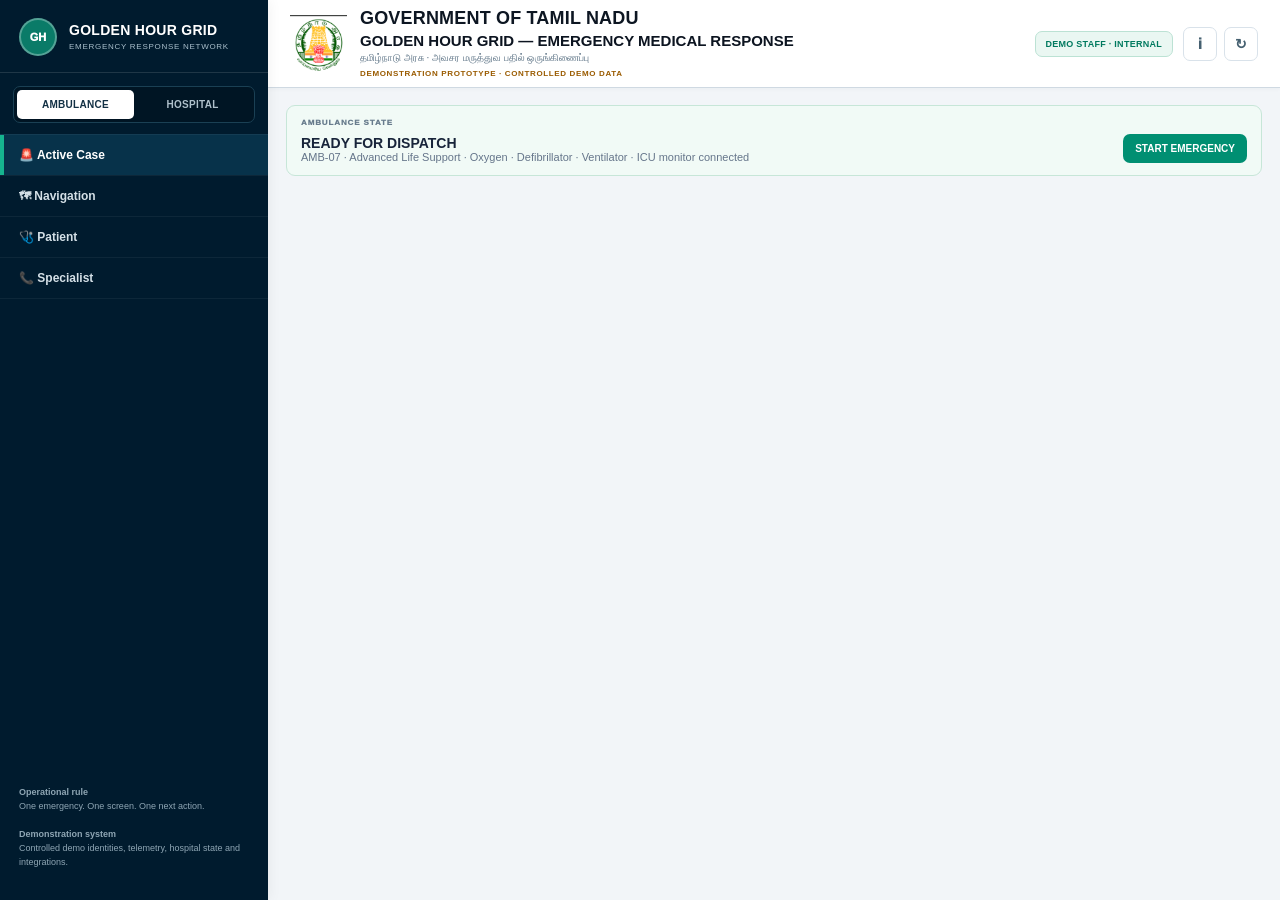
<file: docs/legacy/golden_hour_grid_prototype_v1.html>
<!DOCTYPE html>
<html lang="en">
<head>
<meta charset="UTF-8">
<meta name="viewport" content="width=device-width,initial-scale=1.0">
<title>Golden Hour Grid — Emergency Response Network</title>
<style>
:root{
  --bg:#edf2f6;--panel:#fff;--ink:#14202a;--muted:#6a7885;--line:#d8e0e7;
  --nav:#101a23;--nav2:#1b2935;--accent:#d83b3b;--blue:#226edb;--ok:#1b7b4f;
  --warn:#b76a00;--danger:#c62828;--shadow:0 10px 30px rgba(18,31,44,.08)
}
*{box-sizing:border-box}
html,body{margin:0;padding:0;background:var(--bg);color:var(--ink);font-family:Inter,ui-sans-serif,system-ui,-apple-system,Segoe UI,Roboto,Arial,sans-serif}
body.modal-open{overflow:hidden}
button,input,select,textarea{font:inherit} button{cursor:pointer}
.app{min-height:100vh;display:flex}
.sidebar{width:244px;background:var(--nav);color:#fff;padding:18px 13px;position:fixed;inset:0 auto 0 0;z-index:20;display:flex;flex-direction:column}
.brand{display:flex;gap:10px;align-items:center;padding:8px 8px 18px}.brand-mark{width:35px;height:35px;border-radius:10px;background:var(--accent);display:grid;place-items:center;font-weight:950}.brand h1{font-size:15px;line-height:1.05;margin:0}.brand small{display:block;color:#aebac4;font-size:9px;letter-spacing:.09em;margin-top:4px}
.mode{display:grid;grid-template-columns:1fr 1fr;background:#0a1117;border:1px solid #263542;border-radius:11px;padding:4px;margin:2px 2px 16px}.mode button{border:0;background:transparent;color:#a9b5bf;padding:9px 5px;border-radius:8px;font-size:11px;font-weight:900}.mode button.active{background:#fff;color:#111a23}
.nav{display:grid;gap:5px}.nav button{border:0;background:transparent;color:#c8d1d8;text-align:left;padding:10px;border-radius:9px;font-size:12px;font-weight:800}.nav button.active,.nav button:hover{background:var(--nav2);color:#fff}
.sidebar-foot{margin-top:auto;padding:8px;font-size:10px;color:#8e9ca8;line-height:1.5}
.main{margin-left:244px;width:calc(100% - 244px);min-width:0}.topbar{height:64px;background:#fff;border-bottom:1px solid var(--line);display:flex;align-items:center;justify-content:space-between;padding:0 22px;position:sticky;top:0;z-index:10}.top-left{display:flex;align-items:center;gap:10px}.title{font-weight:950;font-size:14px}.subtitle{color:var(--muted);font-size:10px;margin-top:2px}.live{display:inline-flex;align-items:center;gap:6px;color:var(--ok);background:#edf8f2;border:1px solid #cfe9da;border-radius:999px;padding:6px 8px;font-size:10px;font-weight:900}.dot{width:7px;height:7px;border-radius:50%;background:currentColor}.top-actions{display:flex;gap:7px}.icon-btn{width:33px;height:33px;border:1px solid var(--line);background:#fff;border-radius:8px;color:#42515d;font-weight:950}
.content{padding:18px;max-width:1480px;margin:0 auto}.view{display:none}.view.active{display:block}.grid{display:grid;gap:14px}.grid-2{grid-template-columns:1.15fr .85fr}.grid-3{grid-template-columns:repeat(3,1fr)}.grid-4{grid-template-columns:repeat(4,1fr)}
.card{background:var(--panel);border:1px solid var(--line);border-radius:15px;box-shadow:var(--shadow);overflow:hidden}.card .hd{padding:13px 15px;border-bottom:1px solid var(--line);display:flex;align-items:center;justify-content:space-between;gap:10px}.card .hd h3{margin:0;font-size:12px}.card .bd{padding:15px}
.banner{padding:12px 14px;border-radius:11px;border:1px solid var(--line);background:#fff;margin-bottom:14px}.banner.ok{background:#f3fbf6;border-color:#d2eadb}.banner.warn{background:#fff9ef;border-color:#ecd8b4}.banner.danger{background:#fff5f5;border-color:#efcdcd}.banner.info{background:#f3f7fc;border-color:#d3e2f5}
.section-label{font-size:9px;text-transform:uppercase;letter-spacing:.1em;color:var(--muted);font-weight:950;margin-bottom:7px}.muted{color:var(--muted)}.small{font-size:11px}.tiny{font-size:9px}.note{font-size:9px;color:var(--muted);line-height:1.45}.mono{font-family:ui-monospace,SFMono-Regular,Menlo,Consolas,monospace}
.metric{padding:11px 12px;border:1px solid var(--line);border-radius:11px;background:#fafcfd}.metric small{display:block;color:var(--muted);font-size:9px;text-transform:uppercase;letter-spacing:.08em}.metric strong{display:block;font-size:19px;margin-top:4px;line-height:1.1}.metric .sub{font-size:9px;color:var(--muted);margin-top:4px}
.btn{border:0;border-radius:9px;padding:9px 12px;font-weight:900;font-size:10px}.btn-primary{background:var(--accent);color:#fff}.btn-dark{background:#17232d;color:#fff}.btn-blue{background:var(--blue);color:#fff}.btn-ghost{background:#f5f7f9;color:#283641;border:1px solid var(--line)}.btn-ok{background:#eaf7f0;color:var(--ok);border:1px solid #cae8d7}.btn-warn{background:#fff5e6;color:var(--warn);border:1px solid #eed8b7}.btn-danger{background:#fff0f0;color:var(--danger);border:1px solid #efc9c9}.btn:disabled{opacity:.45;cursor:not-allowed}.actions{display:flex;gap:7px;flex-wrap:wrap}
.pill{display:inline-flex;align-items:center;gap:5px;padding:4px 7px;border-radius:999px;border:1px solid var(--line);background:#f7f9fb;font-size:9px;font-weight:900}.pill.ok{background:#eef8f2;color:var(--ok);border-color:#d1e9da}.pill.warn{background:#fff7e9;color:var(--warn);border-color:#ecd7b2}.pill.bad{background:#fff1f1;color:var(--danger);border-color:#eccaca}.pill.info{background:#eff5fd;color:#1e5ca3;border-color:#cfe0f4}
.kv{display:grid;grid-template-columns:1fr auto;gap:7px;font-size:10px}.kv div:nth-child(odd){color:var(--muted)}.input{width:100%;padding:9px 10px;border:1px solid var(--line);border-radius:8px;background:#fff;outline:none}.input:focus{border-color:#9eb9d6;box-shadow:0 0 0 3px rgba(34,110,219,.08)}textarea.input{min-height:92px;resize:vertical}.patient-grid{display:grid;grid-template-columns:1fr 1fr;gap:8px}
.big-action{width:100%;min-height:105px;border:2px dashed #c8d1d9;background:#fff;border-radius:13px;padding:18px;text-align:center}.big-action strong{display:block;font-size:16px}.big-action span{display:block;font-size:10px;color:var(--muted);margin-top:5px}
.progress{height:8px;background:#e9edf1;border-radius:99px;overflow:hidden}.progress>span{display:block;height:100%;background:var(--blue);border-radius:99px;transition:width .25s}
.map{position:relative;height:370px;background:#e6ecef;border:1px solid var(--line);border-radius:13px;overflow:hidden}.map svg{position:absolute;inset:0;width:100%;height:100%}.map-overlay{position:absolute;top:10px;left:10px;display:flex;gap:5px;flex-wrap:wrap}.legend{background:rgba(255,255,255,.95);border:1px solid var(--line);padding:6px 8px;border-radius:8px;font-size:9px;box-shadow:0 4px 12px rgba(0,0,0,.07)}
.score-row{padding:11px 0;border-top:1px solid #edf0f3}.score-row:first-child{border-top:0}.score-head{display:flex;align-items:center;justify-content:space-between;gap:10px}.score-name{font-size:11px;font-weight:950}.score-total{font-size:12px;font-weight:950}.score-meta{display:flex;gap:5px;flex-wrap:wrap;margin-top:6px}.why{font-size:9px;color:var(--muted);line-height:1.4;margin-top:6px}.table{width:100%;border-collapse:collapse;font-size:10px}.table th,.table td{padding:8px;border-bottom:1px solid #edf0f3;text-align:left;vertical-align:top}.table th{font-size:9px;color:var(--muted);text-transform:uppercase;letter-spacing:.06em}.status-dot{width:7px;height:7px;border-radius:50%;display:inline-block;margin-right:5px}.status-dot.ok{background:#2c9c62}.status-dot.warn{background:#d59423}.status-dot.bad{background:#cf4e4e}
.code{background:#0d161e;color:#d7e4ed;border-radius:10px;padding:12px 13px;font:10px/1.55 ui-monospace,SFMono-Regular,Menlo,Consolas,monospace;white-space:pre-wrap;overflow:auto}.future{display:grid;gap:9px}.future-item{padding:11px;border:1px solid var(--line);border-radius:10px;background:#fbfcfd}.future-item strong{font-size:11px}.future-item p{margin:4px 0 0;font-size:9px;color:var(--muted);line-height:1.45}
.modal{position:fixed;inset:0;background:rgba(12,18,23,.58);display:none;align-items:center;justify-content:center;z-index:100;padding:18px}.modal.show{display:flex}.modal-card{width:min(920px,100%);max-height:90vh;overflow:auto;background:#fff;border-radius:16px;border:1px solid var(--line);box-shadow:0 28px 80px rgba(0,0,0,.25)}.modal-hd{padding:13px 16px;border-bottom:1px solid var(--line);display:flex;align-items:center;justify-content:space-between;gap:12px}.modal-bd{padding:16px}.close{width:31px;height:31px;border:1px solid var(--line);background:#fff;border-radius:8px;font-size:16px}.toast{position:fixed;right:18px;bottom:18px;z-index:120;display:none;background:#101a23;color:#fff;padding:10px 12px;border-radius:10px;font-size:10px;box-shadow:0 12px 28px rgba(0,0,0,.25);max-width:360px}.toast.show{display:block}
.phase{display:flex;align-items:center;gap:7px;flex-wrap:wrap;margin-top:8px}.phase span{padding:4px 7px;border-radius:999px;font-size:8px;font-weight:900;background:#f3f5f7;color:#70808c}.phase span.on{background:#eaf7f0;color:var(--ok)}.phase span.current{background:#eff5fd;color:#1e5ca3;border:1px solid #d2e1f3}
.hidden{display:none!important}.warning-strip{display:flex;align-items:flex-start;gap:8px;padding:10px 12px;border-radius:10px;background:#fff9ef;border:1px solid #ecd8b4;font-size:9px}.success-strip{display:flex;align-items:flex-start;gap:8px;padding:10px 12px;border-radius:10px;background:#f2fbf6;border:1px solid #d1eadb;font-size:9px}
@media(max-width:1050px){.sidebar{width:210px}.main{margin-left:210px;width:calc(100% - 210px)}.grid-4{grid-template-columns:1fr 1fr}.grid-3{grid-template-columns:1fr 1fr}.grid-2{grid-template-columns:1fr}}
@media(max-width:720px){.sidebar{position:static;width:100%;height:auto}.app{display:block}.main{margin:0;width:100%}.nav{grid-template-columns:1fr 1fr}.sidebar-foot{display:none}.topbar{position:static}.content{padding:12px}.grid-4,.grid-3,.patient-grid{grid-template-columns:1fr}.map{height:300px}}

/* ================= TNEA / TAMIL NADU GOVERNMENT-STYLE THEME ================= */
:root{
  --bg:#f2f5f8;--panel:#ffffff;--ink:#18243a;--muted:#65758a;--line:#d9e2ea;
  --nav:#001b2e;--nav2:#07324a;--accent:#008f72;--blue:#1387ee;--ok:#008f72;
  --warn:#c47a00;--danger:#c62828;--shadow:0 6px 18px rgba(15,39,58,.06);
}
html,body{background:var(--bg);color:var(--ink);font-family:"Segoe UI",Arial,Helvetica,sans-serif}
body{font-size:14px}
.app{min-height:100vh}
.sidebar{width:268px;background:var(--nav);padding:0 0 14px;box-shadow:2px 0 12px rgba(0,0,0,.05)}
.brand{padding:18px 19px 16px;border-bottom:1px solid rgba(255,255,255,.12);gap:12px}
.brand-mark{width:38px;height:38px;border-radius:50%;background:#0a7b68;color:#fff;border:2px solid rgba(255,255,255,.3);font-size:11px}
.brand h1{font-size:14px;letter-spacing:.02em}.brand small{font-size:8px;color:#a9bfcc}
.mode{margin:13px 13px 11px;background:#001524;border:1px solid #1a4054;border-radius:7px;padding:3px}
.mode button{color:#aec0cb;border-radius:5px;padding:9px 6px;font-size:10px;letter-spacing:.03em}
.mode button.active{background:#fff;color:#123044;box-shadow:0 1px 2px rgba(0,0,0,.07)}
.nav{gap:0}
.nav button{position:relative;border-radius:0;border-top:1px solid rgba(255,255,255,.05);padding:13px 19px;color:#d4e0e7;font-size:12px;font-weight:700}
.nav button:last-child{border-bottom:1px solid rgba(255,255,255,.05)}
.nav button.active{background:var(--nav2);color:#fff}
.nav button.active:before{content:"";position:absolute;left:0;top:0;bottom:0;width:4px;background:#16b48f}
.nav button:hover{background:#062d43;color:#fff}
.sidebar-foot{padding:16px 19px;font-size:9px;color:#8ea6b4;line-height:1.55}
.main{margin-left:268px;width:calc(100% - 268px);background:var(--bg)}
.topbar{height:88px;background:#fff;border-bottom:1px solid #cfd9e2;padding:0 22px;box-shadow:0 1px 4px rgba(19,53,74,.04)}
.gov-brand{display:flex;align-items:center;gap:13px;min-width:0}
.gov-brand img{width:57px;height:57px;object-fit:contain}
.gov-heading{text-align:left}.gov-title{font-weight:900;font-size:18px;letter-spacing:.01em;line-height:1.1;color:#0d1622}.gov-subtitle{font-weight:800;font-size:15px;line-height:1.15;margin-top:3px;color:#0c1420}.gov-tamil{font-size:10px;color:#597083;margin-top:3px}.gov-demo{font-size:8px;color:#9a5b00;font-weight:800;letter-spacing:.08em;text-transform:uppercase;margin-top:5px}
.top-left{gap:14px}.top-left>.title,.top-left>.subtitle{display:none}
.top-actions{align-items:center}.top-actions:before{content:"DEMO STAFF · INTERNAL";display:inline-flex;align-items:center;padding:7px 10px;border-radius:7px;background:#eaf7f2;color:#00795f;border:1px solid #bce2d4;font-size:9px;font-weight:900;letter-spacing:.03em;margin-right:3px}
.icon-btn{width:34px;height:34px;border-radius:7px;background:#fff;border:1px solid var(--line);color:#456070;font-size:14px}
.content{padding:17px 18px 24px;max-width:1500px}
.card{border-radius:11px;box-shadow:var(--shadow);border-color:#d4dfe8}
.card .hd{padding:12px 14px;border-bottom:1px solid #e3e9ee}.card .hd h3{font-size:12px;color:#21364a}
.card .bd{padding:14px}
.metric{background:#fbfcfd;border-radius:9px;border-color:#dbe4ea}.metric strong{font-size:18px;color:#17283a}
.btn{border-radius:7px;padding:9px 12px;font-size:10px}.btn-primary{background:#008f72}.btn-primary:hover{background:#00785f}.btn-blue{background:#1387ee}.btn-dark{background:#123047}.btn-ghost{background:#f8fafc;border-color:#d7e0e6}.btn-ok{background:#eaf7f2;color:#00795f;border-color:#bee2d4}
.banner{border-radius:9px}.banner.ok{background:#f1faf6;border-color:#c7e6d8}.banner.info{background:#f3f8fc;border-color:#cfdfeb}.banner.warn{background:#fff8ec;border-color:#ebd6ae}.banner.danger{background:#fff4f4;border-color:#e6c6c6}
.pill{border-radius:6px;padding:4px 7px}.pill.ok{background:#eef9f5;color:#00795f;border-color:#cbe7db}.pill.info{background:#eef6fe;color:#1267a6;border-color:#d1e2f1}
.section-label{font-size:8px;color:#687c8d;letter-spacing:.11em}
.big-action{border-radius:10px;border:1px dashed #b9cbd6;min-height:98px}.big-action:hover{border-color:#74ae9d;background:#fbfefd}
.map{border-radius:10px}
.phase span{border-radius:6px}
.progress>span{background:#008f72}
.modal{background:rgba(0,22,35,.48)}.modal-card{border-radius:12px}.modal-hd{padding:13px 15px}.close{border-radius:7px}
.toast{border-radius:7px}
@media(max-width:1050px){.sidebar{width:222px}.main{margin-left:222px;width:calc(100% - 222px)}}
@media(max-width:720px){.sidebar{position:static;width:100%}.main{margin:0;width:100%}.topbar{height:auto;min-height:82px;padding:10px 14px}.gov-brand img{width:45px;height:45px}.gov-title{font-size:14px}.gov-subtitle{font-size:12px}.gov-tamil{display:none}.top-actions:before{display:none}}

</style>
</head>
<body>
<div class="app">
<aside class="sidebar">
  <div class="brand"><div class="brand-mark">GH</div><div><h1>GOLDEN HOUR GRID</h1><small>EMERGENCY RESPONSE NETWORK</small></div></div>
  <div class="mode"><button id="modeAmb" class="active" onclick="switchPlatform('ambulance')">AMBULANCE</button><button id="modeHosp" onclick="switchPlatform('hospital')">HOSPITAL</button></div>
  <div class="nav" id="ambNav">
    <button class="active" data-view="amb-active" onclick="showView('amb-active',this)">🚨 Active Case</button>
    <button data-view="amb-map" onclick="showView('amb-map',this)">🗺 Navigation</button>
    <button data-view="amb-patient" onclick="showView('amb-patient',this)">🩺 Patient</button>
    <button data-view="amb-specialist" onclick="showView('amb-specialist',this)">📞 Specialist</button>
  </div>
  <div class="nav" id="hospNav" style="display:none">
    <button class="active" data-view="hosp-incoming" onclick="showView('hosp-incoming',this)">🚨 Incoming</button>
    <button data-view="hosp-status" onclick="showView('hosp-status',this)">🏥 Status</button>
    <button data-view="hosp-specialists" onclick="showView('hosp-specialists',this)">👨‍⚕️ Specialists</button>
    <button data-view="hosp-update" onclick="showView('hosp-update',this)">⚙ Update</button>
  </div>
  <div class="sidebar-foot"><b>Operational rule</b><br>One emergency. One screen. One next action.<br><br><b>Demonstration system</b><br>Controlled demo identities, telemetry, hospital state and integrations.</div>
</aside>

<main class="main">
<header class="topbar">
  <div class="top-left"><span id="topTitle" hidden></span><span id="topSubtitle" hidden></span>
    <div class="gov-brand"><img src="[data-uri]" alt="Tamil Nadu Government emblem (reference)"/>
      <div class="gov-heading"><div class="gov-title">GOVERNMENT OF TAMIL NADU</div><div class="gov-subtitle">GOLDEN HOUR GRID — EMERGENCY MEDICAL RESPONSE</div><div class="gov-tamil">தமிழ்நாடு அரசு · அவசர மருத்துவ பதில் ஒருங்கிணைப்பு</div><div class="gov-demo">Demonstration Prototype · Controlled Demo Data</div></div>
    </div>
  </div>
  <div class="top-actions"><button class="icon-btn" onclick="openSystem()" title="Grid intelligence">i</button><button class="icon-btn" onclick="resetDemo()" title="Reset demo">↻</button></div>
</header>
<section class="content">

<!-- AMBULANCE ACTIVE -->
<div class="view active" id="amb-active">
  <div id="ambReadyBanner" class="banner ok"><div class="section-label">Ambulance state</div><div style="display:flex;align-items:center;justify-content:space-between;gap:12px;flex-wrap:wrap"><div><b>READY FOR DISPATCH</b><div class="small muted">AMB-07 · Advanced Life Support · Oxygen · Defibrillator · Ventilator · ICU monitor connected</div></div><button class="btn btn-primary" onclick="startEmergency()">START EMERGENCY</button></div></div>
  <div id="ambCaseContent" class="hidden">
    <div id="routeBanner" class="banner danger"><b>🚨 ACTIVE CASE · <span id="caseIdTop">GH-2041</span></b><div class="small muted" id="routeBannerSub">Emergency chain active · destination continuously re-evaluated</div><div class="phase"><span id="ph1">1. Identify</span><span id="ph2">2. Triage</span><span id="ph3">3. Route</span><span id="ph4">4. Monitor</span><span id="ph5">5. Verify</span></div></div>
    <div class="grid grid-4">
      <div class="metric"><small>Patient</small><strong id="metricPatient">Not identified</strong><div class="sub">Temporary case identity</div></div>
      <div class="metric"><small>Urgency</small><strong id="metricUrgency">—</strong><div class="sub">Continuous demo model</div></div>
      <div class="metric"><small>SpO₂</small><strong id="metricSpo2">—</strong><div class="sub">Simulated sensor stream</div></div>
      <div class="metric"><small>Heart rate</small><strong id="metricHr">—</strong><div class="sub">Simulated sensor stream</div></div>
    </div>
    <div style="height:12px"></div>
    <div class="grid grid-2">
      <div class="card"><div class="hd"><h3>Emergency state</h3><span id="routeStatePill" class="pill info">Patient identification required</span></div><div class="bd">
        <div id="idBlock">
          <div class="section-label">Patient identification</div>
          <button class="big-action" onclick="scanPatient()"><div style="font-size:24px">◉</div><strong>SCAN / IDENTIFY PATIENT</strong><span>Face / Iris / Fingerprint · Demo Government Identity Service</span></button>
          <div style="height:8px"></div><button class="btn btn-ghost" onclick="temporaryCase()">USE TEMPORARY CASE</button>
        </div>
        <div id="triageBlock" class="hidden">
          <div class="section-label">Multimodal triage</div>
          <div class="grid grid-2"><div><label class="tiny muted">Paramedic voice/text</label><textarea id="paramedicInput" class="input">Patient involved in road collision. Approximately 32 years old. Unconscious. Possible severe head injury. SpO2 88. Pulse 118. BP 90/60.</textarea></div>
          <div><label class="tiny muted">Vitals</label><div class="patient-grid"><input id="spo2Input" class="input" value="88" placeholder="SpO₂"><input id="hrInput" class="input" value="118" placeholder="Heart rate"><input id="bpInput" class="input" value="90/60" placeholder="BP"><input id="locInput" class="input" value="Reduced" placeholder="Consciousness"></div><div style="height:9px"></div><div class="actions"><button class="btn btn-dark" onclick="runTriage()">RUN AI TRIAGE</button><button class="btn btn-ghost" onclick="voiceCapture()">🎙 SPEAK INPUT</button></div></div></div>
          <div id="triageResult" class="hidden" style="margin-top:11px"></div>
        </div>
        <div id="destinationBlock" class="hidden">
          <div class="section-label">Destination</div>
          <div class="banner ok"><div style="display:flex;align-items:flex-start;justify-content:space-between;gap:10px"><div><div class="tiny muted">CURRENTLY RECOMMENDED</div><div style="font-size:19px;font-weight:950" id="destName">—</div><div class="small muted" id="destReason">—</div></div><div style="text-align:right"><div style="font-size:19px;font-weight:950" id="destEta">—</div><div class="tiny muted" id="destDistance">—</div></div></div></div>
          <div class="actions"><button id="navigateBtn" class="btn btn-primary" onclick="navigate()">NAVIGATE</button><button class="btn btn-blue" onclick="rerunRouting()">RE-EVALUATE</button><button class="btn btn-ghost" onclick="showAlternatives()">WHY NOT OTHERS?</button></div>
          <div id="rerouteNotice" class="warning-strip hidden" style="margin-top:9px"><b>⚠</b><div id="rerouteText"></div></div>
        </div>
      </div></div>
      <div class="card"><div class="hd"><h3>Live ambulance telemetry</h3><span class="pill ok"><span class="dot"></span> Connected</span></div><div class="bd"><div class="grid grid-2"><div class="metric"><small>GPS</small><strong id="gps">10.9800, 76.9550</strong><div class="sub">Live simulated location</div></div><div class="metric"><small>Speed</small><strong id="speed">0 km/h</strong><div class="sub">Vehicle telemetry</div></div><div class="metric"><small>Heading</small><strong id="heading">090°</strong><div class="sub">Vehicle telemetry</div></div><div class="metric"><small>Status</small><strong id="ambStatus">READY</strong><div class="sub">Fleet state</div></div></div><div style="height:11px"></div><div class="section-label">Equipment</div><div class="actions"><span class="pill ok">O₂ Available</span><span class="pill ok">Defibrillator</span><span class="pill ok">Ventilator</span><span class="pill ok">ICU Monitor</span></div><div style="height:11px"></div><div class="section-label">Crew</div><div class="kv"><div>Paramedics</div><div>2</div><div>Certification</div><div>ALS</div><div>Tele-consult</div><div>Ready</div></div></div></div>
    </div>
    <div style="height:14px"></div>
    <div class="grid grid-2">
      <div class="card"><div class="hd"><h3>Continuous network state</h3><span class="pill info" id="monitorPill">Monitoring</span></div><div class="bd"><div class="grid grid-3"><div class="metric"><small>Hospital freshness</small><strong id="freshnessMetric">—</strong></div><div class="metric"><small>Hospital trust</small><strong id="trustMetric">—</strong></div><div class="metric"><small>Incoming pressure</small><strong id="pressureMetric">—</strong></div></div><div style="height:10px"></div><div class="note" id="networkExplanation">The route is a live decision: patient urgency, hospital capability, effective capacity, data freshness, hospital trust, incoming ambulance pressure and traffic/ETA are continuously considered.</div></div></div>
      <div class="card"><div class="hd"><h3>Quick emergency actions</h3></div><div class="bd"><div class="actions"><button class="btn btn-blue" onclick="openAmbMap()">OPEN LIVE MAP</button><button class="btn btn-dark" onclick="openAmbSpecialist()">SPECIALIST</button><button class="btn btn-warn" onclick="simulatePressure()">SIMULATE NETWORK PRESSURE</button><button class="btn btn-ghost" onclick="simulateStaleData()">MAKE DATA STALE</button></div></div></div>
    </div>
  </div>
</div>

<!-- AMB MAP -->
<div class="view" id="amb-map">
  <div id="mapBanner" class="banner ok"><b>LIVE NAVIGATION</b><div class="small muted">Self-contained Google Maps-style demo view with simulated road/traffic state.</div></div>
  <div class="grid grid-2"><div class="card"><div class="hd"><h3>Emergency route</h3><span class="pill info" id="navStatus">Not started</span></div><div class="bd"><div class="map" id="mapPanel"><svg viewBox="0 0 800 370" preserveAspectRatio="none"><rect width="800" height="370" fill="#e6ecef"/><g stroke="#fff" stroke-width="16" opacity=".95" fill="none"><path d="M-20 305 C120 260 180 330 300 285 S535 175 820 205"/><path d="M-30 75 C110 115 245 100 360 150 S605 275 830 245"/><path d="M250 -20 C225 70 260 145 240 215 S270 315 330 410"/><path d="M570 -20 C555 55 590 120 545 185 S550 290 610 410"/></g><g stroke="#b7c1ca" stroke-width="3" fill="none"><path d="M-20 305 C120 260 180 330 300 285 S535 175 820 205"/><path d="M-30 75 C110 115 245 100 360 150 S605 275 830 245"/><path d="M250 -20 C225 70 260 145 240 215 S270 315 330 410"/><path d="M570 -20 C555 55 590 120 545 185 S550 290 610 410"/></g><path id="routePath" d="M85 295 C220 270 305 282 420 238 S585 178 720 200" stroke="#226edb" stroke-width="9" fill="none" stroke-linecap="round"/><path d="M85 295 C220 270 305 282 420 238 S585 178 720 200" stroke="#fff" stroke-width="3" fill="none" stroke-dasharray="8 10"/><circle cx="85" cy="295" r="12" fill="#d83b3b" stroke="#fff" stroke-width="4"/><g id="mapDynamicPins"></g></svg><div class="map-overlay"><div class="legend">🔴 Accident</div><div class="legend">🟢 Selected hospital</div><div class="legend">🟠 Traffic / pressure</div><div class="legend">⚪ Other ambulance</div></div></div></div></div>
  <div class="card"><div class="hd"><h3>Destination state</h3></div><div class="bd"><div class="section-label">Current</div><div style="font-size:20px;font-weight:950" id="mapDestName">—</div><div class="small muted" id="mapDestMeta">—</div><div style="height:10px"></div><div class="grid grid-2"><div class="metric"><small>Traffic</small><strong id="mapTraffic">—</strong></div><div class="metric"><small>Pressure</small><strong id="mapPressure">—</strong></div><div class="metric"><small>Freshness</small><strong id="mapFresh">—</strong></div><div class="metric"><small>Trust</small><strong id="mapTrust">—</strong></div></div><div style="height:10px"></div><div class="actions"><button class="btn btn-primary" onclick="navigate()">START / CONTINUE</button><button class="btn btn-warn" onclick="simulatePressure()">ADD INCOMING AMBULANCES</button><button class="btn btn-ghost" onclick="rerunRouting()">RE-EVALUATE</button><button class="btn btn-ok" onclick="markArrival()">MARK ARRIVAL</button></div></div></div></div>
  <div style="height:14px"></div><div class="card"><div class="hd"><h3>Live route logic</h3><span class="pill info">Explainable</span></div><div class="bd"><div id="mapLogic" class="code">Waiting for destination selection...</div></div></div>
</div>

<!-- AMB PATIENT -->
<div class="view" id="amb-patient"><div class="grid grid-2"><div class="card"><div class="hd"><h3>Patient record</h3><span class="pill info">Privacy-conscious demo</span></div><div class="bd"><div class="kv"><div>Temporary case ID</div><div id="pCase">GH-2041</div><div>Identity</div><div id="pName">Not identified</div><div>Age</div><div id="pAge">—</div><div>Sex</div><div id="pSex">M</div><div>Mechanism</div><div id="pMech">Road collision</div><div>Consent</div><div id="pConsent">Emergency / demo consent</div><div>Pickup</div><div id="pPickup">Accident Site A</div><div>Landmark</div><div id="pLandmark">Main Junction</div></div><div style="height:12px"></div><div class="section-label">Clinical state</div><div class="grid grid-2"><div class="metric"><small>SpO₂</small><strong id="pSpo2">88%</strong></div><div class="metric"><small>Pulse</small><strong id="pHr">118</strong></div><div class="metric"><small>Blood pressure</small><strong id="pBp">90/60</strong></div><div class="metric"><small>Consciousness</small><strong id="pLoc">Reduced</strong></div></div></div></div>
  <div class="card"><div class="hd"><h3>AI triage output</h3><span class="pill warn" id="pUrgency">91%</span></div><div class="bd"><div id="patientAi"><div class="small muted">Run the triage from Active Case to populate this area.</div></div></div></div></div></div>

<!-- AMB SPECIALIST -->
<div class="view" id="amb-specialist"><div class="grid grid-2"><div class="card"><div class="hd"><h3>En-route specialist guidance</h3><span class="pill ok" id="specTargetPill">Target specialist: Neurosurgery</span></div><div class="bd"><div class="banner ok"><b id="specAvailability">Specialist available</b><div class="small muted" id="specHospital">Receiving hospital · on-duty specialist</div></div><div class="grid grid-2"><div class="metric"><small>Patient</small><strong id="specCase">GH-2041</strong></div><div class="metric"><small>ETA</small><strong id="specEta">—</strong></div></div><div style="height:11px"></div><div class="actions"><button class="btn btn-blue" onclick="connectSpecialist()">CONNECT TELE-CONSULT</button><button class="btn btn-ghost" onclick="openHospitalSpecialists()">OPEN HOSPITAL SIDE</button></div></div></div><div class="card"><div class="hd"><h3>Consultation</h3><span id="consultPill" class="pill info">Not connected</span></div><div class="bd" id="consultBox"><div class="note">The prototype simulates the connection. In a real deployment this would bridge paramedics to the specific on-duty receiving specialist.</div></div></div></div></div>

<!-- HOSPITAL INCOMING -->
<div class="view" id="hosp-incoming"><div id="hospitalIncomingBanner" class="banner danger"><b>🚨 INCOMING TRAUMA ALERT</b><div class="small muted" id="hospIncomingSub">A patient is being routed to Hospital B. The hospital side receives the same shared live state.</div></div><div id="noHospitalIncoming" class="banner info hidden"><b>NO INCOMING CASE TO HOSPITAL B</b><div class="small muted" id="noHospitalIncomingSub">The live grid currently has another destination selected.</div></div><div class="grid grid-2"><div class="card"><div class="hd"><h3>Incoming case</h3><span class="pill info" id="hIncomingPill">Monitoring</span></div><div class="bd"><div class="section-label">Patient</div><div style="font-size:20px;font-weight:950" id="hCaseId">GH-2041</div><div class="small muted" id="hPatientSummary">—</div><div style="height:11px"></div><div class="grid grid-4"><div class="metric"><small>ETA</small><strong id="hEta">—</strong></div><div class="metric"><small>SpO₂</small><strong id="hSpo2">—</strong></div><div class="metric"><small>ICU</small><strong>Required</strong></div><div class="metric"><small>CT</small><strong>Required</strong></div></div><div style="height:11px"></div><div class="banner ok"><b>PREPARE CASE</b><div class="small muted" id="hRequirementSummary">Required: Trauma + ICU + CT + Neurosurgery</div></div><div class="actions"><button class="btn btn-primary" onclick="prepareCase()">PREPARE CASE</button><button class="btn btn-blue" onclick="connectSpecialist()">CONTACT AMBULANCE</button></div></div></div><div class="card"><div class="hd"><h3>Hospital live readiness</h3><span class="pill ok">Live</span></div><div class="bd"><div class="grid grid-2"><div class="metric"><small>ICU</small><strong id="hIcu">—</strong><div class="sub">reported available</div></div><div class="metric"><small>ER bays</small><strong id="hEr">—</strong><div class="sub">available</div></div><div class="metric"><small>CT</small><strong id="hCt">—</strong><div class="sub">status</div></div><div class="metric"><small>OT</small><strong id="hOt">—</strong><div class="sub">available</div></div></div><div style="height:10px"></div><div class="section-label">Target specialist</div><div class="banner ok"><b id="hSpecialistState">🧠 Neurosurgery · ON DUTY</b><div class="small muted">Hospital B · emergency specialist readiness</div></div></div></div></div><div style="height:14px"></div><div class="card"><div class="hd"><h3>Incoming queue</h3><span class="pill" id="queueCount">0 active</span></div><div class="bd"><table class="table"><thead><tr><th>Case</th><th>Need</th><th>ETA</th><th>Status</th><th>Action</th></tr></thead><tbody id="incomingTable"></tbody></table></div></div></div>

<!-- HOSPITAL STATUS -->
<div class="view" id="hosp-status"><div class="grid grid-4"><div class="metric"><small>ICU</small><strong id="statusIcu">—</strong><div class="sub">available</div></div><div class="metric"><small>ER Bays</small><strong id="statusEr">—</strong><div class="sub">available</div></div><div class="metric"><small>Ventilators</small><strong id="statusVent">—</strong><div class="sub">available</div></div><div class="metric"><small>OT</small><strong id="statusOt">—</strong><div class="sub">available</div></div></div><div style="height:14px"></div><div class="grid grid-2"><div class="card"><div class="hd"><h3>Capability</h3></div><div class="bd"><div class="actions"><span class="pill ok">Trauma capable</span><span class="pill ok">CT</span><span class="pill ok">ICU</span><span class="pill ok">Ventilator</span><span class="pill ok">Blood bank</span><span class="pill ok">Emergency bay</span></div><div style="height:12px"></div><div class="kv"><div>Hospital</div><div>Hospital B</div><div>Type</div><div>Trauma Center</div><div>Operating model</div><div>Trust-run demo</div><div>Accepted patient categories</div><div>Major trauma</div><div>Insurance / schemes</div><div>Demo eligible</div></div></div></div><div class="card"><div class="hd"><h3>Data reliability</h3><span class="pill info" id="hFreshPill">—</span></div><div class="bd"><div class="section-label">Freshness confidence</div><div class="progress"><span id="hFreshBar" style="width:0%"></span></div><div style="height:8px"></div><div class="kv"><div>Data freshness</div><div id="hFreshText">—</div><div>Trust score</div><div id="hTrustText">—</div><div>Reported ICU</div><div id="hReportedIcu">—</div><div>Verified ICU</div><div id="hVerifiedIcu">Pending</div><div>Last update</div><div id="hLastVerified">—</div></div><div style="height:11px"></div><div class="note">Reported capacity is weighted by freshness. Historical reporting accuracy affects trust in future routing.</div></div></div></div></div>

<!-- HOSPITAL SPECIALISTS -->
<div class="view" id="hosp-specialists"><div class="card"><div class="hd"><h3>On-duty specialists</h3><span class="pill ok">Live roster</span></div><div class="bd"><table class="table"><thead><tr><th>Department</th><th>Status</th><th>Shift</th><th>Cases</th><th>Action</th></tr></thead><tbody id="specialistTable"></tbody></table></div></div><div style="height:14px"></div><div class="card"><div class="hd"><h3>Tele-consult bridge</h3><span id="hConsultPill" class="pill info">Idle</span></div><div class="bd"><div class="code" id="hConsultLog">Waiting for ambulance connection...</div></div></div></div>

<!-- HOSPITAL UPDATE -->
<div class="view" id="hosp-update"><div class="banner warn"><b>Operational update</b><div class="small muted">These controls edit Hospital B's shared demo state immediately. Changes can alter routing and can be seen on the ambulance platform.</div></div><div class="grid grid-2"><div class="card"><div class="hd"><h3>Capacity update</h3></div><div class="bd"><div class="patient-grid"><div><label class="tiny muted">ICU beds</label><input id="updIcu" class="input" type="number" min="0" value="3"></div><div><label class="tiny muted">ER bays</label><input id="updEr" class="input" type="number" min="0" value="2"></div><div><label class="tiny muted">Ventilators</label><input id="updVent" class="input" type="number" min="0" value="7"></div><div><label class="tiny muted">OT</label><input id="updOt" class="input" type="number" min="0" value="2"></div></div><div style="height:9px"></div><label class="tiny muted">CT</label><select id="updCt" class="input"><option>READY</option><option>BUSY</option></select><div style="height:10px"></div><button class="btn btn-primary" onclick="saveHospitalStatus()">SAVE LIVE STATUS</button></div></div><div class="card"><div class="hd"><h3>Controlled demo scenarios</h3></div><div class="bd"><div class="actions"><button class="btn btn-warn" onclick="simulatePressure()">INCREASE NETWORK PRESSURE</button><button class="btn btn-ghost" onclick="simulateStaleData()">AGE HOSPITAL DATA</button><button class="btn btn-danger" onclick="simulateWrongReport()">SIMULATE REPORT MISMATCH</button><button class="btn btn-ok" onclick="restoreHospital()">RESTORE HEALTHY STATE</button></div><div style="height:10px"></div><div class="note">These controls are deliberately deterministic so the novelty mechanisms can be demonstrated reliably in a pitch.</div><div style="height:10px"></div><div id="scenarioStatus" class="success-strip"><b>●</b><div>Healthy demo state. No controlled scenario is active.</div></div></div></div></div></div>

</section>
</main>
</div>

<!-- SYSTEM MODAL -->
<div class="modal" id="systemModal"><div class="modal-card"><div class="modal-hd"><div><b>Golden Hour Grid · System Intelligence</b><div class="tiny muted">Operational UI stays minimal; system complexity is kept here.</div></div><button class="close" onclick="closeSystem()">×</button></div><div class="modal-bd"><div class="grid grid-2"><div class="card"><div class="hd"><h3>Adaptive routing framework</h3></div><div class="bd"><div class="code">PATIENT DYNAMICS
+
HOSPITAL CAPABILITY
+
DATA FRESHNESS DECAY
+
NETWORK PRESSURE
+
CONTINUOUS URGENCY
+
HOSPITAL TRUST / FEEDBACK
+
TRAFFIC / ETA

↓
BEST CURRENTLY VIABLE DESTINATION

↓
CONTINUOUS RE-EVALUATION</div></div></div><div class="card"><div class="hd"><h3>Prototype routing model</h3></div><div class="bd"><div class="note">Hard clinical eligibility is applied before the soft dynamic score.</div><div style="height:7px"></div><div class="code">Eligible only if:
Trauma capable
+ required specialist
+ CT ready
+ required resources available

Score(H) =
0.22 Effective Capacity
+ 0.12 ER Readiness
+ 0.12 Specialist Match
+ 0.14 Freshness
+ 0.12 Trust
+ 0.16 ETA
+ 0.12 Network Balance</div></div></div></div><div style="height:14px"></div><div class="card"><div class="hd"><h3>Hospital alternatives · live</h3></div><div class="bd" id="systemAlternatives"></div></div><div style="height:14px"></div><div class="card"><div class="hd"><h3>Core data requirements</h3><span class="pill info">Demo data populated</span></div><div class="bd"><table class="table"><thead><tr><th>#</th><th>Category</th><th>Prototype role</th><th>MVP</th></tr></thead><tbody><tr><td>1</td><td>Ambulance</td><td>Identity, status, GPS, speed, heading, ETA, equipment, crew</td><td>YES</td></tr><tr><td>2</td><td>Hospital</td><td>Capacity, ER, ventilators, blood, OT, specialists, equipment, accepted categories, integration</td><td>YES</td></tr><tr><td>3</td><td>Patient</td><td>Temporary case ID, age/sex, symptoms, vitals, mechanism, severity, consent, pickup</td><td>YES</td></tr><tr><td>4</td><td>City / road / traffic</td><td>Road topology, restrictions, closures, congestion, incidents, signals</td><td>YES</td></tr><tr><td>5</td><td>Dispatch / emergency call</td><td>Timestamp, location, situation, operator, time-to-dispatch</td><td>YES</td></tr><tr><td>6</td><td>Weather</td><td>Rain, visibility, flood alerts, temperature</td><td>FUTURE</td></tr><tr><td>7</td><td>Historical incidents</td><td>Crash corridors, response times, routing outcomes</td><td>FUTURE</td></tr><tr><td>8</td><td>Connectivity</td><td>Coverage and offline fallback</td><td>FUTURE</td></tr><tr><td>9</td><td>Consent / regulatory</td><td>Consent, DPDP retention, data-sharing, liability</td><td>PARTIAL</td></tr><tr><td>10</td><td>Outcome / feedback</td><td>Arrival verification, capacity accuracy, patient outcome, override rate</td><td>FUTURE</td></tr></tbody></table></div></div><div style="height:14px"></div><div class="grid grid-3"><div class="future-item"><strong>Smart city analytics</strong><p>Future: crash heatmaps, high-risk corridors, fleet positioning and emergency green-wave coordination.</p></div><div class="future-item"><strong>Autonomous &amp; drone fleets</strong><p>Future: routing brain for autonomous/self-driving ambulances and medical transport drones.</p></div><div class="future-item"><strong>Wearables + disaster resilience</strong><p>Future: smartwatch / health sensor integration and regional redistribution during mass-casualty events.</p></div></div><div style="height:14px"></div><div class="banner warn"><b>Prototype honesty</b><div class="small muted">Biometric identity, hospital APIs, ambulance sensors, government/108 dispatch links, maps, tele-consult and smart-city integrations are represented by demo adapters here. No real government or medical records are accessed by this HTML file.</div></div></div></div></div>

<!-- GENERIC MODAL -->
<div class="modal" id="detailModal"><div class="modal-card"><div class="modal-hd"><div id="detailTitle"><b>Details</b></div><button class="close" onclick="closeDetail()">×</button></div><div class="modal-bd" id="detailBody"></div></div></div>
<div class="toast" id="toast"></div>

<script>
const ORIGINAL = {
 ambulance:{id:'AMB-07',type:'Advanced Life Support',status:'READY',gps:'10.9800, 76.9550',speed:0,heading:90},
 patient:{caseId:'GH-2041',name:'Arjun Kumar (DEMO)',age:32,sex:'M',mechanism:'Road collision',pickup:'Accident Site A',landmark:'Main Junction',consent:'Emergency / demo consent',spo2:88,hr:118,bp:'90/60',loc:'Reduced',condition:'Severe head trauma',urgency:0.91,requirements:['Trauma','ICU','CT','Neurosurgery'],identified:false,triaged:false},
 hospitals:[
  {id:'A',name:'Hospital A',type:'Trauma Center',icu:4,reportedIcu:4,verifiedIcu:null,er:2,vent:5,ot:1,ct:'READY',neuro:true,trauma:true,freshness:.96,trust:.94,lastUpdate:'90 sec ago',lastUpdateSec:90,pressure:3,eta:11,distance:5.4,traffic:'Moderate',blood:{'O+':4},specialists:{Neurosurgery:'ON DUTY',Cardiology:'ON DUTY',Orthopedics:'OFF DUTY','Trauma Surgery':'ON DUTY'}},
  {id:'B',name:'Hospital B',type:'Trauma Center',icu:3,reportedIcu:3,verifiedIcu:null,er:2,vent:7,ot:2,ct:'READY',neuro:true,trauma:true,freshness:.99,trust:.98,lastUpdate:'30 sec ago',lastUpdateSec:30,pressure:0,eta:13,distance:5.8,traffic:'Moderate',blood:{'O+':5},specialists:{Neurosurgery:'ON DUTY',Cardiology:'ON DUTY',Orthopedics:'ON DUTY','Trauma Surgery':'ON DUTY'}},
  {id:'C',name:'Hospital C',type:'General Hospital',icu:5,reportedIcu:5,verifiedIcu:null,er:4,vent:5,ot:2,ct:'READY',neuro:false,trauma:false,freshness:.72,trust:.88,lastUpdate:'22 min ago',lastUpdateSec:1320,pressure:0,eta:9,distance:4.9,traffic:'Low',blood:{'O+':2},specialists:{Cardiology:'ON DUTY',Orthopedics:'ON DUTY'}},
  {id:'D',name:'Hospital D',type:'Trauma Center',icu:2,reportedIcu:2,verifiedIcu:null,er:1,vent:3,ot:1,ct:'BUSY',neuro:false,trauma:true,freshness:.91,trust:.96,lastUpdate:'3 min ago',lastUpdateSec:180,pressure:1,eta:10,distance:5.1,traffic:'Heavy',blood:{'O+':3},specialists:{Orthopedics:'ON DUTY','Trauma Surgery':'ON DUTY'}},
  {id:'E',name:'Hospital E',type:'Specialty Hospital',icu:1,reportedIcu:1,verifiedIcu:null,er:2,vent:2,ot:1,ct:'READY',neuro:true,trauma:false,freshness:.83,trust:.90,lastUpdate:'9 min ago',lastUpdateSec:540,pressure:0,eta:15,distance:7.2,traffic:'Low',blood:{'O+':1},specialists:{Neurosurgery:'ON DUTY'}}
 ],
 facilityId:'B',currentHospital:null,routed:false,navigating:false,prepared:false,verified:false,reportMismatch:false,consultation:false,arrival:false,tick:0,scenario:'HEALTHY',routeHistory:[],platform:'ambulance',view:'amb-active',lastAutoReroute:null
};
let state = deepCopy(ORIGINAL);
function deepCopy(x){return JSON.parse(JSON.stringify(x))}
function h(id){return document.getElementById(id)}
function hospital(id){return state.hospitals.find(x=>x.id===id)||null}
function facility(){return hospital(state.facilityId)}
function selectedHospital(){return hospital(state.currentHospital)}
function toast(msg){const t=h('toast');t.textContent=msg;t.classList.add('show');clearTimeout(window.__toastTimer);window.__toastTimer=setTimeout(()=>t.classList.remove('show'),2600)}
function setModal(id,show){h(id).classList.toggle('show',show);document.body.classList.toggle('modal-open',show||h('detailModal').classList.contains('show')||h('systemModal').classList.contains('show'))}
function switchPlatform(platform){state.platform=platform;h('modeAmb').classList.toggle('active',platform==='ambulance');h('modeHosp').classList.toggle('active',platform==='hospital');h('ambNav').style.display=platform==='ambulance'?'grid':'none';h('hospNav').style.display=platform==='hospital'?'grid':'none';h('topTitle').textContent=platform==='ambulance'?'AMBULANCE PLATFORM':'HOSPITAL PLATFORM';h('topSubtitle').textContent=platform==='ambulance'?state.ambulance.id+' · Emergency operations':'HOSPITAL B · Trauma command';const first=platform==='ambulance'?(state.navigating?'amb-map':'amb-active'):'hosp-incoming';showView(first,document.querySelector(`[data-view="${first}"]`));updateUI()}
function showView(id,btn){const target=h(id);if(!target)return;document.querySelectorAll('.view').forEach(v=>v.classList.remove('active'));target.classList.add('active');document.querySelectorAll('.nav button').forEach(b=>b.classList.remove('active'));if(btn)btn.classList.add('active');state.view=id}
function openAmbMap(){showView('amb-map',document.querySelector('[data-view="amb-map"]'));updateUI()}
function openAmbSpecialist(){showView('amb-specialist',document.querySelector('[data-view="amb-specialist"]'));updateUI()}
function openHospitalIncoming(){switchPlatform('hospital')}
function openHospitalSpecialists(){switchPlatform('hospital');showView('hosp-specialists',document.querySelector('[data-view="hosp-specialists"]'));updateUI()}
function openSystem(){renderSystemAlternatives();setModal('systemModal',true)}
function closeSystem(){setModal('systemModal',false)}
function openDetail(title,html){h('detailTitle').innerHTML='<b>'+title+'</b>';h('detailBody').innerHTML=html;setModal('detailModal',true)}
function closeDetail(){setModal('detailModal',false)}
window.addEventListener('keydown',e=>{if(e.key==='Escape'){closeSystem();closeDetail()}})
function startEmergency(){state.ambulance.status='ON SCENE';state.ambulance.speed=0;state.routed=false;state.navigating=false;state.patient.identified=false;state.patient.triaged=false;state.prepared=false;state.verified=false;state.reportMismatch=false;state.consultation=false;state.arrival=false;state.currentHospital=null;state.tick=0;h('ambReadyBanner').classList.add('hidden');h('ambCaseContent').classList.remove('hidden');toast('Emergency chain started · AMB-07 assigned');updateUI()}
function scanPatient(){state.patient.identified=true;state.patient.name='Arjun Kumar (DEMO)';state.patient.age=32;h('metricPatient').textContent='Identified';h('idBlock').innerHTML=`<div class="banner ok"><b>IDENTITY MATCH · DEMO</b><div class="small muted">Arjun Kumar · 32 · Temporary case GH-2041 · Demo Government Identity Service</div></div><button class="btn btn-dark" onclick="continueToTriage()">CONTINUE TO TRIAGE</button>`;toast('Biometric match successful (demo)');updateUI()}
function temporaryCase(){state.patient.identified=false;h('metricPatient').textContent='Temporary case';h('idBlock').innerHTML=`<div class="banner info"><b>TEMPORARY CASE CREATED</b><div class="small muted">No identity match required for acute routing.</div></div><button class="btn btn-dark" onclick="continueToTriage()">CONTINUE TO TRIAGE</button>`;toast('Temporary case created');continueToTriage()}
function continueToTriage(){h('triageBlock').classList.remove('hidden');const b=h('idBlock').querySelector('button');if(b)b.remove();h('routeStatePill').textContent='Ready for AI triage';h('routeStatePill').className='pill info';updateUI()}
function voiceCapture(){const SpeechRecognition=window.SpeechRecognition||window.webkitSpeechRecognition;if(!SpeechRecognition){toast('Voice API unavailable here · demo text already populated');return}const r=new SpeechRecognition();r.lang='en-IN';r.interimResults=false;r.maxAlternatives=1;r.onresult=e=>{h('paramedicInput').value=e.results[0][0].transcript;toast('Voice captured')};r.onerror=()=>toast('Voice capture failed · use text input');try{r.start()}catch(err){toast('Voice capture could not start · use text input')}}
function continuousUrgency(p){let score=.55;if(p.spo2<90)score+=.15;if(p.hr>110)score+=.08;if(String(p.bp).startsWith('90'))score+=.08;if(String(p.loc).toLowerCase()!=='alert')score+=.08;return Math.max(0,Math.min(.99,score))}
function updateUrgency(){if(!state.patient.triaged)return;const elapsed=state.tick/10;const timeGain=Math.min(.06,elapsed*.0015);state.patient.urgency=Math.min(.99,continuousUrgency(state.patient)+timeGain)}
function runTriage(){const spo2=parseInt(h('spo2Input').value,10);const hr=parseInt(h('hrInput').value,10);state.patient.spo2=Number.isFinite(spo2)?spo2:88;state.patient.hr=Number.isFinite(hr)?hr:118;state.patient.bp=h('bpInput').value||'90/60';state.patient.loc=h('locInput').value||'Reduced';state.patient.urgency=continuousUrgency(state.patient);state.patient.condition='Severe head trauma';state.patient.requirements=['Trauma','ICU','CT','Neurosurgery'];state.patient.triaged=true;h('triageResult').classList.remove('hidden');h('triageResult').innerHTML=`<div class="banner warn"><div style="display:flex;justify-content:space-between;gap:10px"><div><b>GEMINI TRIAGE · DEMO</b><div class="small muted">${state.patient.condition}</div></div><span class="pill warn">${Math.round(state.patient.urgency*100)}% urgency</span></div><div style="height:7px"></div><div class="actions">${state.patient.requirements.map(x=>`<span class="pill ok">${x}</span>`).join('')}</div></div><button id="findDestinationBtn" class="btn btn-primary" onclick="findDestination()">FIND DESTINATION</button>`;h('routeStatePill').textContent='Triage complete';h('routeStatePill').className='pill ok';toast('AI triage complete · clinical requirements created');updateUI()}
function effectiveCapacity(x){return x.reportedIcu*x.freshness}
function clinicalEligible(x){return Boolean(x.trauma&&x.neuro&&x.ct==='READY'&&x.er>0&&x.reportedIcu>0)}
function candidateScore(x){if(!clinicalEligible(x))return -999;const capacity=Math.min(1,effectiveCapacity(x)/4),er=Math.min(1,x.er/3),fresh=x.freshness,trust=x.trust,eta=Math.max(0,1-x.eta/25),balance=Math.max(0,1-x.pressure/4);return .22*capacity+.12*er+.12*1+.14*fresh+.12*trust+.16*eta+.12*balance}
function scoreReason(x){return `Clinical match + effective ICU ${effectiveCapacity(x).toFixed(1)} + freshness ${Math.round(x.freshness*100)}% + trust ${Math.round(x.trust*100)}% + ${x.pressure===0?'low':'manageable'} network pressure + ${x.eta} min ETA`}
function routeCandidates(){return state.hospitals.map(x=>({h:x,eligible:clinicalEligible(x),score:candidateScore(x)})).sort((a,b)=>b.score-a.score)}
function findDestination(){if(!state.patient.triaged){toast('Run AI triage first');return}const candidates=routeCandidates().filter(x=>x.eligible);if(!candidates.length){state.currentHospital=null;state.routed=false;toast('No currently eligible trauma destination · update the hospital grid');updateUI();return}const best=candidates[0].h;const before=state.currentHospital;state.currentHospital=best.id;state.routed=true;state.routeHistory.push({from:before,to:best.id,at:Date.now(),reason:scoreReason(best)});h('destinationBlock').classList.remove('hidden');h('routeStatePill').textContent='Destination selected';h('routeStatePill').className='pill ok';h('rerouteNotice').classList.add('hidden');if(h('findDestinationBtn'))h('findDestinationBtn').classList.add('hidden');toast(before&&before!==best.id?'⚠ Destination changed · live grid recalculated':'Destination selected · live network score applied');updateUI()}
function rerunRouting(){const before=state.currentHospital;findDestination();if(before&&state.currentHospital&&before!==state.currentHospital){state.lastAutoReroute={from:before,to:state.currentHospital,reason:'Live grid conditions changed'};h('rerouteNotice').classList.remove('hidden');h('rerouteText').textContent=`Destination updated from ${hospital(before).name} to ${selectedHospital().name} because the live network state changed.`;toast(`Destination changed: ${hospital(before).name} → ${selectedHospital().name}`)}updateUI()}
function navigate(){if(!state.routed){toast('Run triage + find destination first');return}state.navigating=true;state.ambulance.status='EN ROUTE';state.ambulance.speed=46;state.arrival=false;h('navStatus').textContent='En route';h('navStatus').className='pill ok';toast(`Navigation started · ${selectedHospital().name} · continuous monitoring active`);updateUI()}
function markArrival(){if(!state.routed||!state.navigating){toast('Start navigation before marking arrival');return}state.arrival=true;state.navigating=false;state.ambulance.status='AT DESTINATION';state.ambulance.speed=0;state.tick+=1;const hh=selectedHospital();if(state.reportMismatch||hh.reportMismatch){state.verified=true;hh.verifiedIcu=hh.actualIcu??1;toast('Arrival verified · reporting mismatch confirmed and retained in trust history');}else{state.verified=true;hh.verifiedIcu=hh.reportedIcu;hh.trust=Math.min(1,hh.trust+.01);toast('Arrival verified · hospital report matched · trust increased');}updateUI()}
function showAlternatives(){renderSystemAlternatives();openSystem()}
function simulatePressure(){const b=hospital('B'),a=hospital('A');b.pressure=3;a.pressure=1;state.scenario='NETWORK PRESSURE';toast('Three incoming ambulances added to Hospital B · network pressure increased');if(state.routed)rerunRouting();updateUI()}
function simulateStaleData(){const b=hospital('B');b.freshness=.35;b.lastUpdate='41 min ago';b.lastUpdateSec=2460;b.trust=Math.min(b.trust,.92);state.scenario='STALE DATA';toast('Hospital B data aged · freshness confidence decayed');if(state.routed)rerunRouting();updateUI()}
function simulateWrongReport(){const b=hospital('B');b.reportedIcu=4;b.icu=4;b.verifiedIcu=1;b.reportMismatch=true;b.actualIcu=1;b.freshness=.99;b.lastUpdate='just now';b.lastUpdateSec=0;b.trust=.18;state.reportMismatch=true;state.verified=false;state.scenario='REPORT MISMATCH';toast('Hospital B reported 4 ICU beds · demo verified reality is 1');if(state.routed)rerunRouting();updateUI()}
function restoreHospital(){Object.assign(hospital('B'),deepCopy(ORIGINAL.hospitals.find(x=>x.id==='B')));state.scenario='HEALTHY';state.reportMismatch=false;state.verified=false;state.arrival=false;state.ambulance.status=state.arrival?'AT DESTINATION':(state.navigating?'EN ROUTE':'ON SCENE');if(state.routed&&!state.arrival)state.navigating=true;h('updIcu').value=3;h('updEr').value=2;h('updVent').value=7;h('updOt').value=2;h('updCt').value='READY';toast('Hospital B restored to healthy demo state');if(state.routed)rerunRouting();updateUI()}
function prepareCase(){if(!state.routed||state.currentHospital!=='B'){toast('Hospital B is not the current destination');return}state.prepared=true;h('hIncomingPill').textContent='Preparation active';h('hIncomingPill').className='pill ok';toast('Trauma team alerted · ICU / CT preparation started');updateUI()}
function saveHospitalStatus(){const b=hospital('B');b.reportedIcu=Math.max(0,parseInt(h('updIcu').value,10)||0);b.icu=b.reportedIcu;b.actualIcu=null;b.verifiedIcu=null;b.reportMismatch=false;b.er=Math.max(0,parseInt(h('updEr').value,10)||0);b.vent=Math.max(0,parseInt(h('updVent').value,10)||0);b.ot=Math.max(0,parseInt(h('updOt').value,10)||0);b.ct=h('updCt').value;b.freshness=1;b.lastUpdate='just now';b.lastUpdateSec=0;b.trust=Math.min(1,Math.max(b.trust,.82));state.reportMismatch=false;state.scenario='HEALTHY';toast('Hospital B status updated live · fresh report received');if(state.routed)rerunRouting();updateUI()}
function connectSpecialist(){state.consultation=true;h('consultPill').textContent='Connected';h('consultPill').className='pill ok';h('hConsultPill').textContent='Connected';h('hConsultPill').className='pill ok';h('consultBox').innerHTML=`<div class="code">AMBULANCE ↔ NEUROSURGEON\n\nParamedic: Patient unconscious after road collision. SpO₂ ${state.patient.spo2}, BP ${state.patient.bp}.\n\nNeurosurgeon: Prepare CT and trauma bay. Maintain airway and continue monitoring. I will remain connected until handoff.\n\n[ SIMULATED TELE-CONSULT ]</div>`;h('hConsultLog').textContent='06:19:05 · Ambulance connected\n06:19:12 · Patient summary received\n06:19:30 · Specialist guidance active';toast('Specialist connected');updateUI()}
function showSpecialistInfo(dept){const b=facility(),status=b.specialists[dept]||'NOT LISTED';const canConnect=status==='ON DUTY';openDetail(`${dept} · Hospital B`,`<div class="banner ${canConnect?'ok':'warn'}"><b>${status}</b><div class="small muted">Demo roster · Hospital B · emergency operations</div></div><div class="kv"><div>Department</div><div>${dept}</div><div>Shift</div><div>06:00–14:00</div><div>Current cases</div><div>${canConnect?0:1}</div><div>Emergency role</div><div>${dept==='Neurosurgery'?'Head trauma':dept==='Cardiology'?'Cardiac emergencies':dept==='Orthopedics'?'Fracture / trauma support':'Trauma support'}</div></div><div style="height:12px"></div><div class="actions">${canConnect?'<button class="btn btn-blue" onclick="connectSpecialist();closeDetail()">CONNECT TELE-CONSULT</button>':'<span class="pill warn">Not available for live connection</span>'}</div>`)}
function renderSpecialists(){const b=facility();const depts=['Neurosurgery','Cardiology','Orthopedics','Trauma Surgery'];h('specialistTable').innerHTML=depts.map((d,i)=>{const st=b.specialists[d]||'NOT LISTED';const ok=st==='ON DUTY';const isTarget=d==='Neurosurgery';const action=isTarget&&ok?'CONNECT':'VIEW';const safeDept=d.replaceAll("'","\\'");const handler=action==='CONNECT'?'connectSpecialist()':"showSpecialistInfo('"+safeDept+"')";return `<tr><td>${d==='Neurosurgery'?'🧠 ':d==='Cardiology'?'❤️ ':d==='Orthopedics'?'🦴 ':'🩺 '}${d}</td><td><span class="status-dot ${ok?'ok':'warn'}"></span>${st}</td><td>06:00–14:00</td><td>${i===0&&state.consultation?1:i===0?0:1}</td><td><button class="btn ${action==='CONNECT'?'btn-blue':'btn-ghost'}" onclick="${handler}">${action}</button></td></tr>`}).join('')}
function scenarioLabel(){return state.scenario==='HEALTHY'?'Healthy demo state. No controlled scenario is active.':state.scenario==='NETWORK PRESSURE'?'Hospital B is carrying simulated incoming ambulance pressure; the routing engine balances the network.':state.scenario==='STALE DATA'?'Hospital B capacity data has aged; freshness decay reduces confidence in the reported ICU count.':'Hospital B has a deliberate reporting mismatch; trust is heavily reduced and the routing engine can deprioritize the facility until the reporting history recovers.'}
function renderSystemAlternatives(){const rows=routeCandidates();h('systemAlternatives').innerHTML=rows.map((r,i)=>{const x=r.h;const cls=r.eligible?(i===0?'ok':'info'):'bad';const score=r.eligible?Math.round(r.score*100)+'%':'INELIGIBLE';const reason=r.eligible?scoreReason(x):`Excluded: ${!x.trauma?'not trauma capable · ':''}${!x.neuro?'neurosurgery unavailable · ':''}${x.ct!=='READY'?'CT unavailable · ':''}${x.er<=0?'no ER bay · ':''}${x.reportedIcu<=0?'no ICU capacity':''}`;return `<div class="score-row"><div class="score-head"><div><span class="pill ${cls}">${r.eligible?(i===0?'CURRENT BEST':'ELIGIBLE'):'FILTERED'}</span> <span class="score-name">${x.name}</span></div><span class="score-total">${score}</span></div><div class="score-meta"><span class="pill">ICU ${x.reportedIcu}</span><span class="pill">F ${Math.round(x.freshness*100)}%</span><span class="pill">T ${Math.round(x.trust*100)}%</span><span class="pill">P ${x.pressure}</span><span class="pill">ETA ${x.eta}m</span></div><div class="why">${reason}</div></div>`}).join('')}
function updateMap(){const hh=selectedHospital();h('mapDestName').textContent=hh?hh.name:'No destination';h('mapDestMeta').textContent=hh?`${hh.eta} min · ${hh.distance} km`: '—';h('mapTraffic').textContent=hh?hh.traffic:'—';h('mapPressure').textContent=hh?(hh.pressure===0?'Low':hh.pressure>=3?'High':'Moderate'):'—';h('mapFresh').textContent=hh?Math.round(hh.freshness*100)+'%':'—';h('mapTrust').textContent=hh?Math.round(hh.trust*100)+'%':'—';h('navStatus').textContent=state.arrival?'Arrived':state.navigating?'En route':'Not started';h('navStatus').className='pill '+(state.arrival?'ok':state.navigating?'ok':'info');const g=h('mapDynamicPins');g.innerHTML='';const pinMap={A:[600,125],B:[720,200],C:[530,260],D:[420,120],E:[640,300]};state.hospitals.forEach(x=>{const p=pinMap[x.id];const selected=state.currentHospital===x.id;const fill=selected?'#1b7b4f':x.pressure>=3?'#b76a00':'#67737e';g.insertAdjacentHTML('beforeend',`<circle cx="${p[0]}" cy="${p[1]}" r="${selected?12:9}" fill="${fill}" stroke="#fff" stroke-width="3"/><text x="${p[0]}" y="${p[1]+27}" text-anchor="middle" font-size="11" font-weight="800" fill="#16202a">${x.name.replace('Hospital ','H-')}</text>`)});h('mapLogic').textContent=hh?`Current destination: ${hh.name}\nClinical eligibility: PASS\nEffective ICU: ${effectiveCapacity(hh).toFixed(1)} / 4 reference\nFreshness: ${Math.round(hh.freshness*100)}%\nTrust: ${Math.round(hh.trust*100)}%\nIncoming pressure: ${hh.pressure}\nETA: ${hh.eta} min\nTraffic: ${hh.traffic}\n\nThe route is re-evaluated whenever the live state changes.`:'Waiting for destination selection...'}
function updatePhases(){const steps=[['ph1',state.patient.identified||state.patient.triaged||state.routed],['ph2',state.patient.triaged||state.routed],['ph3',state.routed],['ph4',state.navigating||state.arrival],['ph5',state.verified]];steps.forEach(([id,on])=>{const el=h(id);el.classList.toggle('on',Boolean(on));el.classList.remove('current')});const current=state.verified?'ph5':state.navigating||state.arrival?'ph4':state.routed?'ph3':state.patient.triaged?'ph2':'ph1';h(current).classList.add('current')}
function updateUI(){const p=state.patient,hh=selectedHospital(),b=facility();updateUrgency();h('caseIdTop').textContent=p.caseId;h('metricPatient').textContent=p.identified?'Identified':'Temporary case';if(!state.ambulance.status||state.ambulance.status==='READY')h('metricPatient').textContent='Not identified';h('metricUrgency').textContent=p.triaged?Math.round(p.urgency*100)+'%':'—';h('metricSpo2').textContent=p.spo2+'%';h('metricHr').textContent=p.hr;h('gps').textContent=state.navigating?'11.0124, 76.9971':state.arrival?'11.0280, 77.0124':state.ambulance.gps;h('speed').textContent=state.navigating?'46 km/h':state.arrival?'0 km/h':state.ambulance.speed+' km/h';h('heading').textContent=state.navigating?'115°':String(state.ambulance.heading).padStart(3,'0')+'°';h('ambStatus').textContent=state.ambulance.status||'READY';h('pCase').textContent=p.caseId;h('pName').textContent=p.name||'Not identified';h('pAge').textContent=p.age||'—';h('pSex').textContent=p.sex;h('pMech').textContent=p.mechanism;h('pConsent').textContent=p.consent;h('pPickup').textContent=p.pickup;h('pLandmark').textContent=p.landmark;h('pSpo2').textContent=p.spo2+'%';h('pHr').textContent=p.hr;h('pBp').textContent=p.bp;h('pLoc').textContent=p.loc;h('pUrgency').textContent=p.triaged?Math.round(p.urgency*100)+'%':'Not run';h('patientAi').innerHTML=p.triaged?`<div class="banner warn"><b>${p.condition}</b><div class="small muted">Continuous demo urgency: ${Math.round(p.urgency*100)}%</div></div><div class="actions">${p.requirements.map(x=>`<span class="pill ok">${x}</span>`).join('')}</div>`:'<div class="small muted">Run the triage from Active Case to populate this area.</div>';if(hh){h('destName').textContent=hh.name;h('destEta').textContent=hh.eta+' min';h('destDistance').textContent=hh.distance+' km';h('destReason').textContent=scoreReason(hh);h('freshnessMetric').textContent=Math.round(hh.freshness*100)+'%';h('trustMetric').textContent=Math.round(hh.trust*100)+'%';h('pressureMetric').textContent=hh.pressure===0?'LOW':hh.pressure>=3?'HIGH':'MODERATE';h('specEta').textContent=hh.eta+' min';h('specCase').textContent=p.caseId;h('specHospital').textContent=hh.name+' · on-duty neurosurgeon';h('specAvailability').textContent=hh.neuro?'Specialist available':'Specialist unavailable';h('specTargetPill').textContent='Target specialist: Neurosurgery';h('hEta').textContent=state.currentHospital==='B'?hh.eta+' min':'—';h('hSpo2').textContent=p.spo2+'%';h('hCaseId').textContent=p.caseId;h('hPatientSummary').textContent='Approx. '+p.age+' · '+p.mechanism.toLowerCase()+' · '+p.condition.toLowerCase();}else{h('destName').textContent='—';h('destEta').textContent='—';h('destDistance').textContent='—';h('destReason').textContent='Run triage + find destination';h('freshnessMetric').textContent='—';h('trustMetric').textContent='—';h('pressureMetric').textContent='—';h('specEta').textContent='—';h('hEta').textContent='—';}h('destinationBlock').classList.toggle('hidden',!state.routed);h('monitorPill').textContent=state.navigating?'Monitoring live changes':state.arrival?'Arrival verification':'Monitoring';if(state.ambulance.status!=='READY')h('ambCaseContent').classList.remove('hidden');h('ambReadyBanner').classList.toggle('hidden',state.ambulance.status!=='READY');h('routeBannerSub').textContent=state.arrival?'Arrival recorded · feedback verification available':state.navigating?'Emergency chain active · destination continuously re-evaluated':'Emergency chain active · destination continuously re-evaluated';updateMap();updateHospitalUI();updatePhases();renderSpecialists();renderSystemAlternatives();h('scenarioStatus').className=state.scenario==='HEALTHY'?'success-strip': 'warning-strip';h('scenarioStatus').innerHTML=`<b>${state.scenario==='HEALTHY'?'●':'⚠'}</b><div>${scenarioLabel()}</div>`;if(h('updIcu')){h('updIcu').value=b.reportedIcu;h('updEr').value=b.er;h('updVent').value=b.vent;h('updOt').value=b.ot;h('updCt').value=b.ct}if(state.consultation){h('hConsultPill').textContent='Connected';h('hConsultPill').className='pill ok';}}
function updateHospitalUI(){const b=facility();const incoming=state.routed&&state.currentHospital==='B';h('hospitalIncomingBanner').classList.toggle('hidden',!incoming);h('noHospitalIncoming').classList.toggle('hidden',incoming);if(!incoming)h('noHospitalIncomingSub').textContent=`Current destination: ${selectedHospital()?selectedHospital().name:'none'}. Hospital B will update as soon as the grid routes a case here.`;h('hIncomingPill').textContent=state.prepared?'Preparation active':incoming?'Incoming':'Monitoring';h('hIncomingPill').className='pill '+(state.prepared?'ok':incoming?'warn':'info');h('hIcu').textContent=b.reportedIcu;h('hEr').textContent=b.er;h('hCt').textContent=b.ct;h('hOt').textContent=b.ot;h('statusIcu').textContent=b.reportedIcu;h('statusEr').textContent=b.er;h('statusVent').textContent=b.vent;h('statusOt').textContent=b.ot;h('hFreshText').textContent=Math.round(b.freshness*100)+'%';h('hTrustText').textContent=Math.round(b.trust*100)+'%';h('hReportedIcu').textContent=b.reportedIcu;h('hVerifiedIcu').textContent=b.verifiedIcu===null?'Pending':b.verifiedIcu;h('hFreshBar').style.width=(b.freshness*100)+'%';h('hFreshPill').textContent=b.lastUpdate==='just now'?'Updated just now':'Updated '+b.lastUpdate;h('hLastVerified').textContent=b.lastUpdate;h('hSpecialistState').textContent='🧠 Neurosurgery · '+(b.neuro?'ON DUTY':'OFF DUTY');h('queueCount').textContent=incoming?'1 active':'0 active';h('incomingTable').innerHTML=incoming?`<tr><td>${state.patient.caseId}</td><td>${state.patient.condition}</td><td>${selectedHospital().eta} min</td><td><span class="pill ${state.prepared?'ok':'warn'}">${state.prepared?'PREPARING':'INCOMING'}</span></td><td><button class="btn btn-primary" onclick="prepareCase()">PREPARE</button></td></tr>`:`<tr><td colspan="5" class="muted">No active incoming case</td></tr>`;h('hConsultLog').textContent=state.consultation?'06:19:05 · Ambulance connected\n06:19:12 · Patient summary received\n06:19:30 · Specialist guidance active':'Waiting for ambulance connection...'}
function simulationTick(){if(!state.ambulance.status||state.ambulance.status==='READY')return;if(state.navigating){state.tick++;if(state.tick%5===0){state.hospitals.forEach(x=>{if(x.pressure>0)x.pressure=Math.max(0,x.pressure-1)});if(state.currentHospital&&hospital(state.currentHospital)){const x=hospital(state.currentHospital);x.eta=Math.max(6,x.eta-.2)}}const before=state.currentHospital;const best=routeCandidates().filter(x=>x.eligible)[0]?.h;if(best&&before&&best.id!==before){state.currentHospital=best.id;state.lastAutoReroute={from:before,to:best.id,reason:'Automatic live re-evaluation'};h('rerouteNotice').classList.remove('hidden');h('rerouteText').textContent=`Automatic reroute: ${hospital(before).name} → ${best.name}. The live state changed while the ambulance was en route.`;toast(`AUTO-REROUTE · ${hospital(before).name} → ${best.name}`)}}updateUI()}
function resetDemo(){state=deepCopy(ORIGINAL);h('systemModal').classList.remove('show');h('detailModal').classList.remove('show');document.body.classList.remove('modal-open');h('idBlock').innerHTML=`<div class="section-label">Patient identification</div><button class="big-action" onclick="scanPatient()"><div style="font-size:24px">◉</div><strong>SCAN / IDENTIFY PATIENT</strong><span>Face / Iris / Fingerprint · Demo Government Identity Service</span></button><div style="height:8px"></div><button class="btn btn-ghost" onclick="temporaryCase()">USE TEMPORARY CASE</button>`;h('triageBlock').classList.add('hidden');h('destinationBlock').classList.add('hidden');h('triageResult').classList.add('hidden');if(h('findDestinationBtn'))h('findDestinationBtn').classList.remove('hidden');h('ambReadyBanner').classList.remove('hidden');h('ambCaseContent').classList.add('hidden');h('consultPill').textContent='Not connected';h('consultPill').className='pill info';h('consultBox').innerHTML='<div class="note">The prototype simulates the connection. In a real deployment this would bridge paramedics to the specific on-duty receiving specialist.</div>';h('hConsultPill').textContent='Idle';h('hConsultPill').className='pill info';h('hConsultLog').textContent='Waiting for ambulance connection...';switchPlatform('ambulance');updateUI();showView('amb-active',document.querySelector('[data-view="amb-active"]'));toast('Demo reset to healthy starting state')}
setInterval(simulationTick,1000);updateUI();
</script>
</body>
</html>
</file>
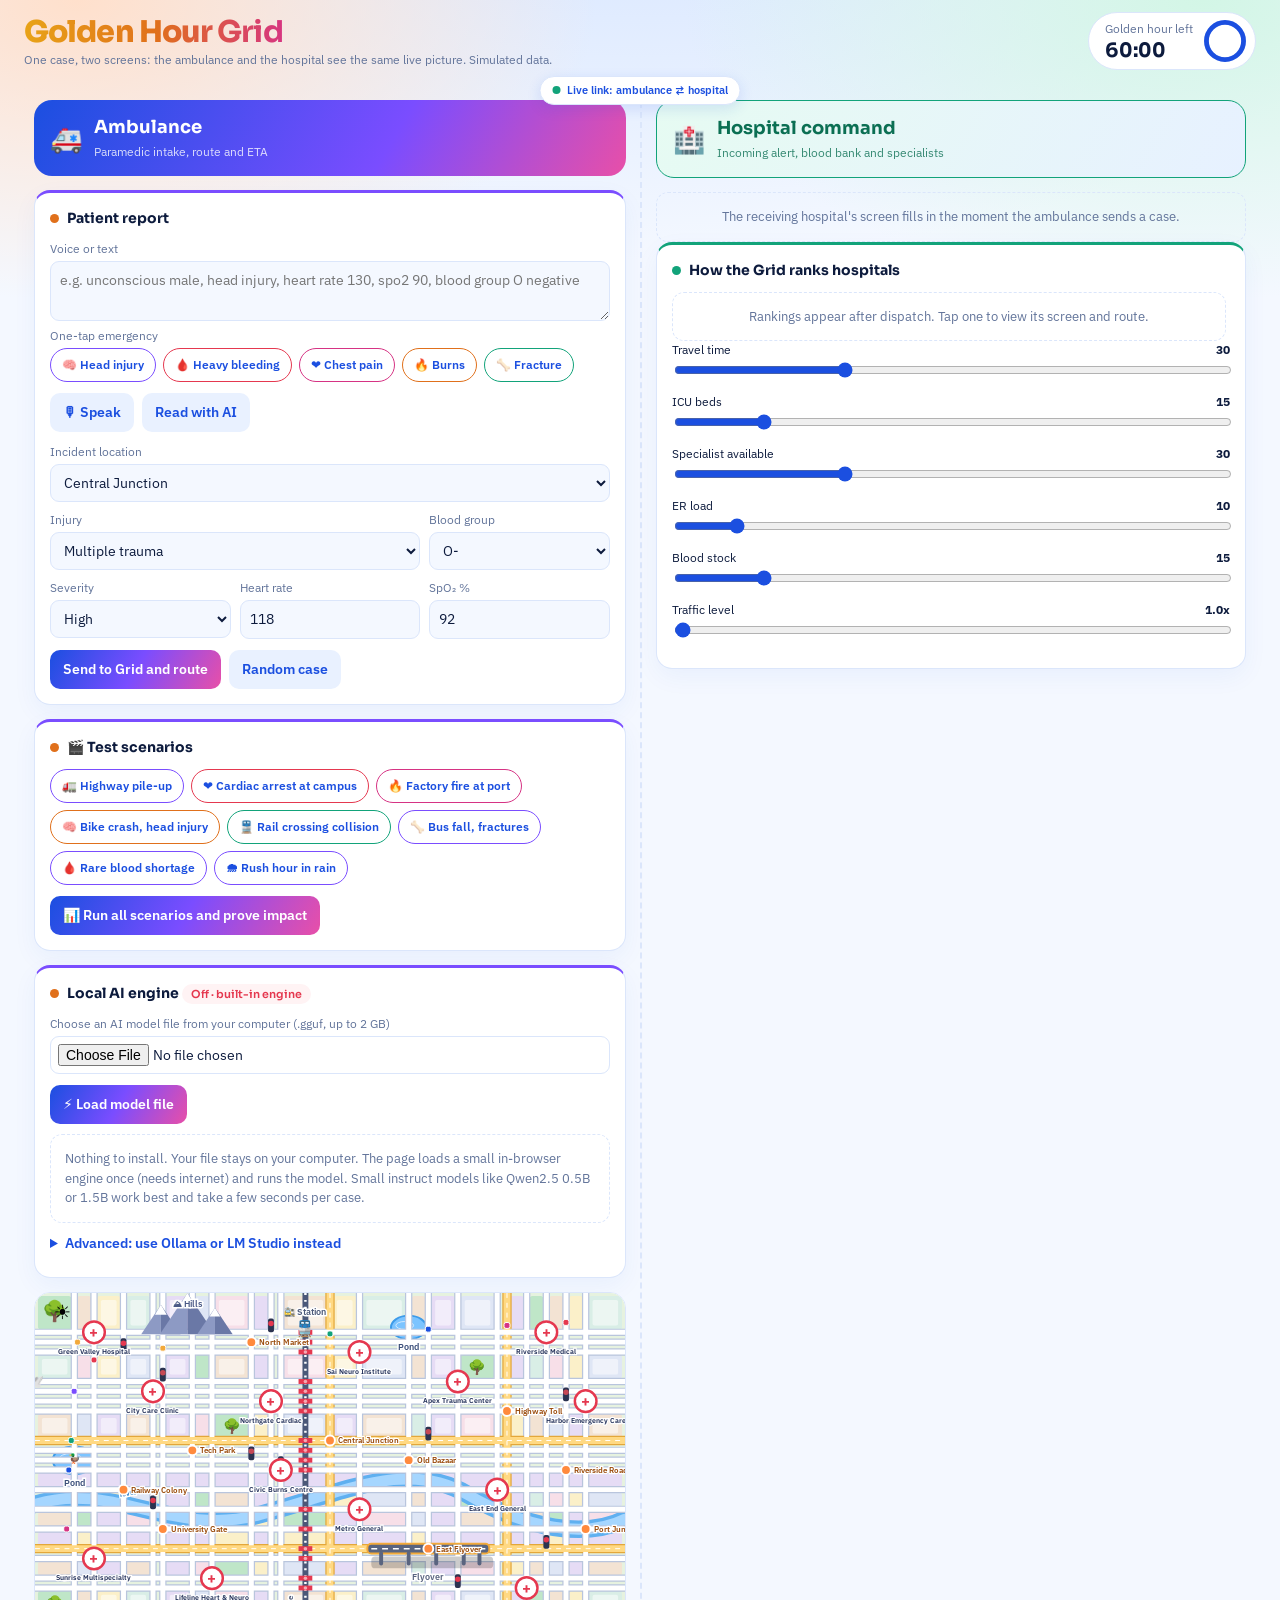
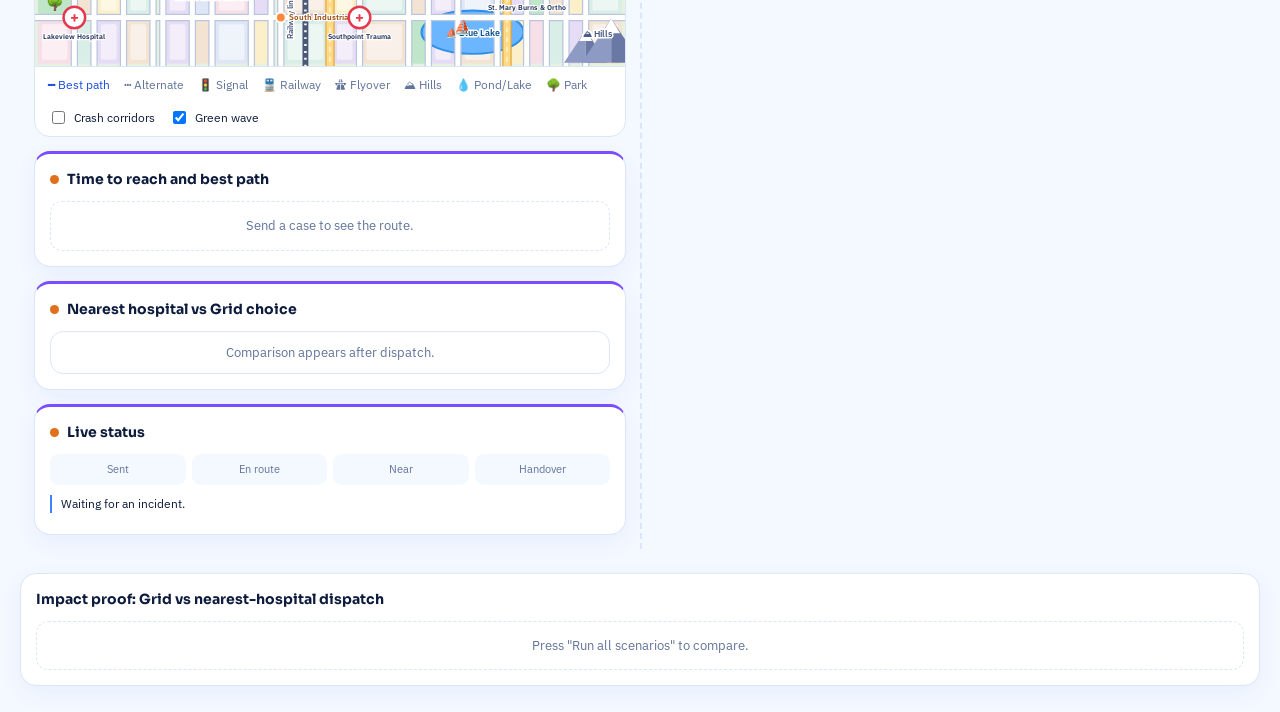
<file: docs/legacy/golden_hour_grid_v2_live_demo_original.html>
<!doctype html>
<html lang="en"><head><meta charset="utf-8"><meta name="viewport" content="width=device-width, initial-scale=1, viewport-fit=cover"><title>Golden Hour Grid · Ambulance + Hospital</title>
<link rel="stylesheet" href="https://fonts.googleapis.com/css2?family=Sora:wght@500;700;800&family=IBM+Plex+Sans:wght@400;500;600&display=swap">
<style>
:root{--bg:#f4f8ff;--w:#fff;--ink:#0d1b3d;--mut:#62749a;--line:#dbe6fb;--b1:#1b4fe0;--b2:#3d82ff;--sky:#e9f1ff;--red:#e5384f;--amb:#e8a317;--ok:#12a37a;padding-top:env(safe-area-inset-top,0px);padding-bottom:env(safe-area-inset-bottom,0px)}
*{box-sizing:border-box}html{scroll-padding-top:env(safe-area-inset-top,0px)}
body{margin:0;background:radial-gradient(800px 380px at 50% -120px,#d6e5ff,transparent),var(--bg);color:var(--ink);font:14px/1.5 "IBM Plex Sans",system-ui,sans-serif}
h1,h2,h3,.d{font-family:Sora,system-ui,sans-serif;margin:0}
button,input,select,textarea{font:inherit;color:inherit}
button{cursor:pointer;border:0;border-radius:10px;padding:9px 13px;font-weight:600;background:var(--sky);color:var(--b1);transition:transform .15s,box-shadow .15s}
button:hover{transform:translateY(-1px);box-shadow:0 6px 14px #1b4fe033}
:focus-visible{outline:2px solid var(--b1);outline-offset:2px}
.go{background:linear-gradient(120deg,var(--b1),var(--b2));color:#fff}
header{display:flex;justify-content:space-between;align-items:center;gap:14px;padding:12px 24px;flex-wrap:wrap}
.brand{font:800 21px Sora;letter-spacing:-.03em}.brand b{color:var(--b1)}.sub{color:var(--mut);font-size:12px}
.clock{display:flex;align-items:center;gap:10px;background:var(--w);border:1px solid var(--line);border-radius:99px;padding:6px 8px 6px 16px}
.clock .t{font:700 20px Sora;font-variant-numeric:tabular-nums}.clock svg{width:44px;height:44px}
main{position:relative;display:grid;grid-template-columns:1fr 1fr;gap:0;max-width:1760px;margin:0 auto 24px;padding:0 20px}
.link{position:absolute;left:50%;top:-6px;transform:translateX(-50%);z-index:3;background:var(--w);border:1px solid var(--line);border-radius:99px;padding:5px 12px;font-size:11px;font-weight:600;color:var(--b1);box-shadow:0 4px 14px #1b4fe022;white-space:nowrap}
.link i{display:inline-block;width:8px;height:8px;border-radius:50%;background:var(--ok);margin-right:6px;animation:p 1.4s infinite}
@keyframes p{50%{opacity:.3}}
.side{padding:18px 14px 0;min-width:0}.side+.side{border-left:2px dashed var(--line)}
.sh{display:flex;align-items:center;gap:12px;border-radius:18px;padding:14px 16px;margin-bottom:14px}
.amb .sh{background:linear-gradient(120deg,var(--b1),var(--b2));color:#fff}
.hos .sh{background:var(--w);border:1.5px solid var(--b1);color:var(--b1)}
.sh .ic{font-size:26px}.sh h2{font-size:18px}.sh small{opacity:.8}
.card{background:var(--w);border:1px solid var(--line);border-radius:16px;padding:15px;margin-bottom:14px;box-shadow:0 8px 24px #1b4fe00d}
.card h3{font-size:14px;margin-bottom:11px}
.f{display:grid;grid-template-columns:repeat(3,1fr);gap:9px}.f .w{grid-column:1/-1}.f .h{grid-column:span 2}
label{display:block;font-size:12px;color:var(--mut);margin-bottom:3px}
input,select,textarea{width:100%;background:var(--bg);border:1px solid var(--line);border-radius:9px;padding:8px 9px}
textarea{min-height:52px;resize:vertical}.row{display:flex;gap:8px;flex-wrap:wrap;margin-top:11px}
.map{border:1px solid var(--line);border-radius:16px;overflow:hidden;background:var(--w);margin-bottom:14px}.map svg{display:block;width:100%;height:auto}
.lg{display:flex;gap:14px;flex-wrap:wrap;padding:9px 13px;border-top:1px solid var(--line);font-size:12px;color:var(--mut)}.lg label{display:flex;gap:6px;align-items:center;margin:0;color:var(--ink);cursor:pointer}.lg input{width:auto}
.kp{display:grid;grid-template-columns:repeat(3,1fr);gap:9px}
.kp div{background:var(--sky);border-radius:13px;padding:11px}.kp .big{font:800 26px Sora;line-height:1.1;color:var(--b1)}.kp small{color:var(--mut);font-size:11px}
.paths{display:grid;gap:8px;margin-top:11px}
.pth{display:flex;justify-content:space-between;align-items:center;border:1px solid var(--line);border-radius:12px;padding:9px 12px;font-size:13px}.pth.best{border-color:var(--b1);background:var(--sky)}.pth b{font-family:Sora}
.cmp{display:grid;grid-template-columns:1fr 1fr;gap:9px}.cmp div{border-radius:13px;padding:11px;border:1px solid var(--line)}.cmp .bad{background:#fff3f4;border-color:#f6c9cf}.cmp .good{background:#eefaf6;border-color:#bfe9dc}
.cmp .big{font:800 24px Sora}.bad .big{color:var(--red)}.good .big{color:var(--ok)}
.steps{display:grid;grid-template-columns:repeat(4,1fr);gap:6px;margin-bottom:10px}.st{font-size:11px;text-align:center;padding:7px 2px;border-radius:9px;background:var(--bg);color:var(--mut)}.st.on{background:var(--b1);color:#fff;font-weight:600}.st.done{background:var(--sky);color:var(--b1)}
.log{max-height:150px;overflow:auto;font-size:12px}.log p{margin:0 0 6px;padding-left:9px;border-left:2px solid var(--b2)}.log time{color:var(--mut);margin-right:6px}
.alert{border-radius:16px;padding:14px;background:linear-gradient(120deg,#eaf2ff,#fff);border:1px solid var(--line);margin-bottom:14px}
.alert .big{font:800 28px Sora;color:var(--b1)}
.chips span{display:inline-block;font-size:12px;background:var(--sky);color:var(--b1);padding:3px 9px;border-radius:99px;margin:6px 5px 0 0;font-weight:500}
.tiles{display:grid;grid-template-columns:repeat(3,1fr);gap:9px;margin-bottom:12px}.tiles div{background:var(--sky);border-radius:13px;padding:10px}.tiles .big{font:800 22px Sora;color:var(--b1)}.tiles small{color:var(--mut);font-size:11px}
.bar{height:7px;background:var(--line);border-radius:9px;overflow:hidden;margin-top:6px}.bar i{display:block;height:100%;width:0;background:linear-gradient(90deg,var(--b1),var(--b2));transition:width .7s}
.blood{display:grid;grid-template-columns:repeat(4,1fr);gap:8px}
.bg{border-radius:12px;padding:8px 4px;text-align:center;border:1.5px solid var(--line);background:var(--w)}.bg b{font:700 15px Sora;display:block}.bg small{font-size:11px;color:var(--mut)}
.bg.ok{background:#eefaf6;border-color:#bfe9dc}.bg.low{background:#fff8e6;border-color:#f3dc9b}.bg.crit{background:#fff3f4;border-color:#f6c9cf}.bg.need{outline:2.5px solid var(--b1);outline-offset:1px}
.warn{margin-top:11px;border-radius:12px;padding:10px 12px;font-size:13px;background:#fff3f4;border:1px solid #f6c9cf;color:#9c1f33}.warn.good{background:#eefaf6;border-color:#bfe9dc;color:#0b6f53}
.doc{display:flex;justify-content:space-between;align-items:center;padding:9px 0;border-bottom:1px solid var(--line)}.doc:last-child{border:0}.doc span{color:var(--mut);font-size:12px}
.pill{font-size:11px;font-weight:600;border-radius:99px;padding:3px 9px}.pill.free{background:#eefaf6;color:var(--ok)}.pill.surgery{background:#fff8e6;color:#9a6a00}.pill.none{background:#fff3f4;color:var(--red)}
.rk{border:1px solid var(--line);border-radius:12px;padding:10px;margin-bottom:8px;cursor:pointer;transition:border-color .2s}.rk:hover,.rk.sel{border-color:var(--b1)}.rk.top{background:var(--sky)}.rk .t{display:flex;justify-content:space-between;font-weight:600}.rk .m{font-size:12px;color:var(--mut)}
.sl{margin-bottom:8px}.sl div{display:flex;justify-content:space-between;font-size:12px}.sl input{padding:0;accent-color:var(--b1)}
.hint{color:var(--mut);font-size:13px;padding:14px;border:1.5px dashed var(--line);border-radius:12px;text-align:center}
@media(max-width:980px){main{grid-template-columns:1fr}.side+.side{border:0;border-top:2px dashed var(--line);margin-top:12px}.link{display:none}}
@media(max-width:520px){.f{grid-template-columns:1fr 1fr}.kp,.tiles{grid-template-columns:1fr 1fr}.blood{grid-template-columns:repeat(4,1fr)}}
body{background:radial-gradient(520px 300px at 6% 0,#ffe0cc,transparent),radial-gradient(520px 300px at 94% 0,#d3f6e6,transparent),radial-gradient(800px 380px at 50% -120px,#d6e5ff,transparent),var(--bg)}.amb .sh{background:linear-gradient(120deg,#1b4fe0,#7a4dff 60%,#e84fa8)}.hos .sh{background:linear-gradient(120deg,#e6fbf2,#e7f1ff);border-color:#12a37a;color:#0b6f53}.amb .card{border-top:3px solid #7a4dff}.hos .card{border-top:3px solid #12a37a}.kp div:nth-child(1){background:#e4edff}.kp div:nth-child(2){background:#ffeedf}.kp div:nth-child(2) .big{color:#e0701b}.kp div:nth-child(3){background:#e6f9f0}.kp div:nth-child(3) .big{color:#0f9a6f}.tiles div:nth-child(2){background:#f1e9ff}.tiles div:nth-child(2) .big{color:#7a4dff}.tiles div:nth-child(3){background:#ffe9f3}.tiles div:nth-child(3) .big{color:#d63384}.st.on{background:linear-gradient(120deg,#e0701b,#f2a93b)}.chips2{display:flex;gap:7px;flex-wrap:wrap;margin-bottom:10px}.chips2 button{font-size:12px;padding:7px 11px;border-radius:99px;background:#fff;border:1.5px solid var(--line)}.chips2 button:nth-child(1){border-color:#7a4dff}.chips2 button:nth-child(2){border-color:#e5384f}.chips2 button:nth-child(3){border-color:#d63384}.chips2 button:nth-child(4){border-color:#e0701b}.chips2 button:nth-child(5){border-color:#12a37a}.call{display:none;gap:12px;align-items:center;margin-top:11px;padding:11px;border-radius:14px;background:linear-gradient(120deg,#e9f1ff,#f1e9ff);border:1px solid #cdb8ff;font-size:12px}.call.on{display:flex}.av{font-size:34px;animation:p 1.4s infinite}button:disabled{opacity:.45;cursor:not-allowed;transform:none;box-shadow:none}#rank{max-height:430px;overflow:auto;padding-right:4px}.why{font-size:12px}.rk.top{background:#e9f9f2;border-color:#12a37a}.rk.top .why{color:#0b6f53;font-weight:600}.rk:not(.top) .why{color:#b3261e}.brand{font-size:30px;background:linear-gradient(90deg,#e8a317,#e0701b,#d63384,#7a4dff,#1b4fe0);-webkit-background-clip:text;background-clip:text;color:transparent}.brand b{color:inherit}.go{background:linear-gradient(120deg,#1b4fe0,#7a4dff,#e84fa8)}.rk{border-left:5px solid #7a4dff}.rk.top{border-left-color:#12a37a}.amb .card h3::before,.hos .card h3::before{content:"";display:inline-block;width:9px;height:9px;border-radius:50%;margin-right:8px}.amb .card h3::before{background:#e0701b}.hos .card h3::before{background:#12a37a}.chips2 button:nth-child(n+6){border-color:#7a4dff}.proof{margin:0 auto 26px;width:calc(100% - 40px);max-width:1720px}.k4{grid-template-columns:repeat(4,1fr);margin-bottom:12px}.kp div:nth-child(4){background:#ffe9f3}.kp div:nth-child(4) .big{color:#d63384}table{width:100%;border-collapse:collapse;font-size:12px}th,td{padding:8px;border-bottom:1px solid var(--line);text-align:left}th{color:var(--mut)}@media(max-width:700px){.k4{grid-template-columns:1fr 1fr}}details{margin-top:10px}summary{cursor:pointer;font-weight:600;color:var(--b1);margin-bottom:8px}input[type=file]{padding:7px;background:#fff}.chips span:nth-child(2n){background:#e6f9f0;color:#0f9a6f}.chips span:nth-child(3n){background:#ffeedf;color:#e0701b}@media(prefers-reduced-motion:reduce){*{animation:none!important;transition:none!important}}
</style></head><body>
<header><div><div class="brand">Golden Hour <b>Grid</b></div><div class="sub">One case, two screens: the ambulance and the hospital see the same live picture. Simulated data.</div></div>
<div class="clock"><div><div class="sub">Golden hour left</div><div class="t" id="tl">60:00</div></div><svg viewBox="0 0 64 64"><circle cx="32" cy="32" r="27" fill="none" stroke="#dbe6fb" stroke-width="7"/><circle id="ring" cx="32" cy="32" r="27" fill="none" stroke="#1b4fe0" stroke-width="7" stroke-linecap="round" stroke-dasharray="169.6" stroke-dashoffset="0" transform="rotate(-90 32 32)"/></svg></div></header>
<main><div class="link"><i></i>Live link: ambulance ⇄ hospital</div>

<section class="side amb"><div class="sh"><div class="ic">🚑</div><div><h2>Ambulance</h2><small>Paramedic intake, route and ETA</small></div></div>
<div class="card"><h3>Patient report</h3>
<label for="vt">Voice or text</label><textarea id="vt" placeholder="e.g. unconscious male, head injury, heart rate 130, spo2 90, blood group O negative"></textarea>
<label>One-tap emergency</label><div class="chips2" id="chips"></div><div class="row" style="margin-bottom:11px"><button id="mic">🎙 Speak</button><button id="parse">Read with AI</button></div>
<div class="f"><div class="w"><label for="loc">Incident location</label><select id="loc"></select></div>
<div class="h"><label for="inj">Injury</label><select id="inj"><option value="trauma">Multiple trauma</option><option value="neuro">Head / neuro</option><option value="cardiac">Chest / heart</option><option value="ortho">Fracture</option><option value="burns">Burns</option></select></div>
<div><label for="bg">Blood group</label><select id="bg"></select></div>
<div><label for="sev">Severity</label><select id="sev"><option>Critical</option><option selected>High</option><option>Moderate</option><option>Low</option></select></div>
<div><label for="hr">Heart rate</label><input id="hr" type="number" value="118"></div><div><label for="sp">SpO₂ %</label><input id="sp" type="number" value="92"></div></div>
<div class="row"><button class="go" id="go">Send to Grid and route</button><button id="ex">Random case</button></div></div>
<div class="card"><h3>🎬 Test scenarios</h3><div class="chips2" id="scn"></div><div class="row"><button class="go" id="runall">📊 Run all scenarios and prove impact</button></div></div>
<div class="card"><h3>Local AI engine <span id="aist" class="pill none">Off · built-in engine</span></h3><label for="aif">Choose an AI model file from your computer (.gguf, up to 2 GB)</label><input id="aif" type="file" accept=".gguf"><div class="row"><button class="go" id="aiload">⚡ Load model file</button></div><div class="hint" style="margin:10px 0;text-align:left">Nothing to install. Your file stays on your computer. The page loads a small in-browser engine once (needs internet) and runs the model. Small instruct models like Qwen2.5 0.5B or 1.5B work best and take a few seconds per case.</div><details><summary>Advanced: use Ollama or LM Studio instead</summary><div class="f"><div class="h"><label for="aiu">Local server URL</label><input id="aiu" value="http://localhost:11434"></div><div><label for="aip">Type</label><select id="aip"><option>Ollama</option><option>OpenAI-compatible (LM Studio)</option></select></div><div class="w"><label for="aim">Model on your computer</label><select id="aim"><option value="">Press Scan to find models</option></select></div></div><div class="row"><button id="scan">🔍 Scan this computer</button><button class="go" id="aion">Use local AI</button></div><div class="hint" style="margin-top:10px;text-align:left">Download this file and open it on your computer, run Ollama or LM Studio, then press Scan. If the browser blocks it, start Ollama with OLLAMA_ORIGINS=*. The AI then scores every hospital; if it fails, the built-in engine takes over.</div></details></div>
<div class="map"><svg id="svg" viewBox="0 0 600 380"></svg><div class="lg"><span style="color:var(--b1)">━ Best path</span><span>┅ Alternate</span><span>🚦 Signal</span><span>🚆 Railway</span><span>🛣 Flyover</span><span>⛰ Hills</span><span>💧 Pond/Lake</span><span>🌳 Park</span><label><input type="checkbox" id="heat"> Crash corridors</label><label><input type="checkbox" id="gw" checked> Green wave</label></div></div>
<div class="card"><h3>Time to reach and best path</h3><div id="kp"><div class="hint">Send a case to see the route.</div></div></div>
<div class="card"><h3>Nearest hospital vs Grid choice</h3><div class="cmp" id="cmp"><div class="hint" style="grid-column:1/-1">Comparison appears after dispatch.</div></div></div>
<div class="card"><h3>Live status</h3><div class="steps"><div class="st" id="s0">Sent</div><div class="st" id="s1">En route</div><div class="st" id="s2">Near</div><div class="st" id="s3">Handover</div></div><div class="log" id="log"><p>Waiting for an incident.</p></div></div>
</section>

<section class="side hos"><div class="sh"><div class="ic">🏥</div><div><h2>Hospital command</h2><small>Incoming alert, blood bank and specialists</small></div></div>
<div id="hosp"><div class="hint">The receiving hospital's screen fills in the moment the ambulance sends a case.</div></div>
<div class="card"><h3>How the Grid ranks hospitals</h3><div id="rank"><div class="hint">Rankings appear after dispatch. Tap one to view its screen and route.</div></div>
<div class="sl"><div><span>Travel time</span><b id="v0">30</b></div><input type="range" id="w0" min="0" max="100" value="30" aria-label="Travel time weight"></div>
<div class="sl"><div><span>ICU beds</span><b id="v1">15</b></div><input type="range" id="w1" min="0" max="100" value="15" aria-label="ICU weight"></div>
<div class="sl"><div><span>Specialist available</span><b id="v2">30</b></div><input type="range" id="w2" min="0" max="100" value="30" aria-label="Specialist weight"></div>
<div class="sl"><div><span>ER load</span><b id="v3">10</b></div><input type="range" id="w3" min="0" max="100" value="10" aria-label="ER load weight"></div>
<div class="sl"><div><span>Blood stock</span><b id="v4">15</b></div><input type="range" id="w4" min="0" max="100" value="15" aria-label="Blood weight"></div>
<div class="sl"><div><span>Traffic level</span><b id="v5">1.0x</b></div><input type="range" id="w5" min="10" max="30" value="10" aria-label="Traffic"></div></div>
</section></main><section class="card proof"><h3>Impact proof: Grid vs nearest-hospital dispatch</h3><div id="pf"><div class="hint">Press "Run all scenarios" to compare.</div></div></section>

<script>
const $=id=>document.getElementById(id),NS="http://www.w3.org/2000/svg",G=["O-","O+","A-","A+","B-","B+","AB-","AB+"],NEED={Critical:4,High:3,Moderate:1,Low:0};
const L={"Central Junction":[300,150],"Tech Park":[160,160],"Old Bazaar":[380,170],"Highway Toll":[480,120],"University Gate":[130,240],"Port Junction":[560,240],"North Market":[220,50],"Railway Colony":[90,200],"Riverside Road":[540,180],"East Flyover":[400,260],"South Industrial":[250,330]};
const HOT=[[160,160,40],[480,120,40],[300,150,60],[400,260,50],[540,180,45]];
const DR={trauma:"Dr. Mehta",neuro:"Dr. Iyer",cardiac:"Dr. Rao",ortho:"Dr. Khan",burns:"Dr. Nair"},NM={trauma:"Trauma surgeon",neuro:"Neurosurgeon",cardiac:"Cardiologist",ortho:"Orthopaedic surgeon",burns:"Burns specialist"};
const NEEDS={trauma:["Trauma OT","CT scan","Massive transfusion"],neuro:["CT head","Neuro OT","ICU bed"],cardiac:["ECG + cath lab","Cardiac ICU","Defibrillator"],ortho:["X-ray","Ortho OT","Pain control"],burns:["Burns unit","Fluid resus.","Airway check"]};
const H0=[{n:"City Care Clinic",x:120,y:100,icu:1,er:.4,sp:{ortho:"free"},bl:[1,4,0,3,0,2,0,1]},{n:"Apex Trauma Center",x:430,y:90,icu:6,er:.55,sp:{trauma:"free",neuro:"surgery",ortho:"free"},bl:[9,14,4,10,3,8,2,5]},{n:"Lifeline Heart & Neuro",x:180,y:290,icu:4,er:.3,sp:{cardiac:"free",neuro:"free"},bl:[6,10,3,8,2,6,1,4]},{n:"Metro General",x:330,y:220,icu:3,er:.85,sp:{trauma:"surgery",ortho:"free",burns:"free"},bl:[2,6,1,3,1,2,0,1]},{n:"St. Mary Burns & Ortho",x:500,y:300,icu:2,er:.2,sp:{ortho:"free",burns:"free"},bl:[3,7,2,5,1,4,1,2]}];
const KM={t:"trauma",n:"neuro",c:"cardiac",o:"ortho",b:"burns"};const MORE=["Sunrise Multispecialty|60|270|5|.45|t:f,c:f,n:s,o:f","Green Valley Hospital|60|40|3|.3|o:f,c:f","Riverside Medical|520|40|4|.6|t:f,n:f,o:s","Harbor Emergency Care|560|110|2|.35|t:s,b:f","Sai Neuro Institute|330|60|4|.25|n:f,t:s","Civic Burns Centre|250|180|3|.5|b:f,o:f","Northgate Cardiac|240|110|4|.4|c:f","East End General|470|200|3|.7|t:f,o:f,c:s","Southpoint Trauma|330|330|5|.3|t:f,n:f,o:f,b:s","Lakeview Hospital|40|330|2|.45|o:f,c:f"].map(s=>{const[n,x,y,icu,er,sp]=s.split("|"),o={};sp.split(",").forEach(p=>{const[k,v]=p.split(":");o[KM[k]]=v=="f"?"free":"surgery"});return{n,x:+x,y:+y,icu:+icu,er:+er,sp:o,bl:G.map((_,i)=>Math.max(0,((+x*7+ +y*3+i*13)%9)+(+icu>3?3:0)-(i%2?0:2)))}});const H=[...H0,...MORE];$("loc").innerHTML=Object.keys(L).map(k=>`<option>${k}</option>`).join("");$("bg").innerHTML=G.map(g=>`<option ${g=="O-"?"selected":""}>${g}</option>`).join("");
let st=null,ranked=[],sel=null,raf=0,eta0=0;const svg=$("svg");
const el=(t,a,p=svg)=>{const e=document.createElementNS(NS,t);for(const k in a)e.setAttribute(k,a[k]);p.appendChild(e);return e};
const dist=(a,b)=>Math.abs(a[0]-b[0])+Math.abs(a[1]-b[1]);
function frac(p){let n=0;for(let i=0;i<=24;i++){const t=i/24,s=t<.5?[p[0],p[1],t*2]:[p[1],p[2],t*2-1],x=s[0][0]+(s[1][0]-s[0][0])*s[2],y=s[0][1]+(s[1][1]-s[0][1])*s[2];if(HOT.some(c=>Math.hypot(x-c[0],y-c[1])<c[2]))n++}return n/25}
function routes(a,h){const b=[h.x,h.y],tr=$("w5").value/10,gw=$("gw").checked?.8:1,len=dist(a,b);return[[a,[b[0],a[1]],b],[a,[a[0],b[1]],b]].map(p=>{const f=frac(p);return{p,f,km:+(len*.06).toFixed(1),eta:Math.round(len*.075*tr*gw*(1+1.4*f)*10)/10}}).sort((x,y)=>x.eta-y.eta)}
function score(h){const R=routes(st.a,h),e=R[0].eta,s=h.sp[st.inj]||"none",fs=s=="free"?1:s=="surgery"?.4:0,need=Math.max(NEED[st.sev],1),stock=h.bl[G.indexOf(st.bg)],w=[0,1,2,3,4].map(i=>+$("w"+i).value),T=w.reduce((a,b)=>a+b,0)||1,f=[1-Math.min(e/40,1),h.icu/6,fs,1-h.er,Math.min(stock/need,1)];
return{R,e,s,fs,stock,need,sc:Math.round(f.reduce((a,v,i)=>a+v*w[i],0)/T*100)}}
function surv(e,ok,h){return Math.max(8,Math.round({Critical:74,High:86,Moderate:94,Low:98}[st.sev]-e*.55-(ok?0:20)-h.er*6))}
function scenery(){const XS=[...new Set([0,600,...Object.values(L).map(v=>v[0]),...H.map(h=>h.x)])].sort((a,b)=>a-b),YS=[...new Set([0,380,...Object.values(L).map(v=>v[1]),...H.map(h=>h.y)])].sort((a,b)=>a-b),
T=(x,y,s,c,z=9,r)=>{const t=el("text",{x,y,"text-anchor":"middle","font-size":z,fill:c||"#3b4f7a","font-weight":600,style:"paint-order:stroke;stroke:#fff;stroke-width:3px"});t.textContent=s;if(r)t.setAttribute("transform",`rotate(${r} ${x} ${y})`)},
E=(x,y,s,z)=>{const t=el("text",{x,y,"text-anchor":"middle","font-size":z});t.textContent=s;return t},
ls=(x1,y1,x2,y2,c,w)=>el("line",{x1,y1,x2,y2,stroke:c,"stroke-width":w,"stroke-linecap":"round"}),
B=["#dfe6f5","#f3e3d3","#e6dcf5","#d9eee6","#f7dfe8","#fbf0c9"],RV="M0 215C80 190 140 250 230 225S380 170 440 205S560 250 600 230",HX=[300,480],HY=[150,260];
el("rect",{width:600,height:380,fill:"#e6f2df"});
for(let i=0;i<XS.length-1;i++)for(let j=0;j<YS.length-1;j++){const x=XS[i]+3,y=YS[j]+3,w=XS[i+1]-XS[i]-6,h=YS[j+1]-YS[j]-6;if(w<6||h<6)continue;const k=(i*7+j*13+i*j)%9;el("rect",{x,y,width:w,height:h,rx:3,fill:k==0?"#bfe6c8":B[k%6]});if(k&&w>=20&&h>=20)el("rect",{x:x+4,y:y+4,width:w-8,height:h-8,rx:2,fill:"#fff",opacity:.5});if(!k&&w>14&&h>14)E(x+w/2,y+h/2+5,"🌳",Math.min(w,h)*.6)}
el("path",{d:RV,fill:"none",stroke:"#5fb0f0","stroke-width":18,"stroke-linecap":"round"});el("path",{d:RV,fill:"none",stroke:"#a5d6ff","stroke-width":11,"stroke-linecap":"round"});
[[40,170,22,14],[380,35,18,12]].forEach(p=>{el("ellipse",{cx:p[0],cy:p[1],rx:p[2],ry:p[3],fill:"#7cc4ff",stroke:"#3d9be9","stroke-width":2});el("ellipse",{cx:p[0]-4,cy:p[1]-2,rx:p[2]/2,ry:p[3]/3,fill:"none",stroke:"#d6ecff"})});
el("ellipse",{cx:445,cy:345,rx:52,ry:22,fill:"#6bb6ff",stroke:"#2f8fe6","stroke-width":2});
const cl=(p,h)=>p?(h?"#ffd983":"#fff"):(h?"#e3a73a":"#b9c5dd"),wd=(p,h)=>(h?7:5)+(p?0:2.5);
[0,1].forEach(p=>{XS.slice(1,-1).forEach(x=>ls(x,0,x,380,cl(p,HX.includes(x)),wd(p,HX.includes(x))));YS.slice(1,-1).forEach(y=>ls(0,y,600,y,cl(p,HY.includes(y)),wd(p,HY.includes(y))))});
HX.forEach(x=>el("line",{x1:x,y1:0,x2:x,y2:380,stroke:"#fff","stroke-width":1,"stroke-dasharray":"5 5"}));HY.forEach(y=>el("line",{x1:0,y1:y,x2:600,y2:y,stroke:"#fff","stroke-width":1,"stroke-dasharray":"5 5"}));
[[128,42,1],[155,42,1.4],[183,42,.9],[560,376,1.1],[586,376,1.5]].forEach(m=>{const x=m[0],y=m[1],k=m[2];el("polygon",{points:`${x-20*k},${y} ${x},${y-30*k} ${x},${y}`,fill:"#8d9ac4"});el("polygon",{points:`${x},${y-30*k} ${x+20*k},${y} ${x},${y}`,fill:"#6a78a6"});el("polygon",{points:`${x-6*k},${y-20*k} ${x},${y-30*k} ${x+6*k},${y-20*k}`,fill:"#fff"})});
ls(275,0,275,380,"#4b5878",6);el("line",{x1:275,y1:0,x2:275,y2:380,stroke:"#fff","stroke-width":2.5,"stroke-dasharray":"2 5"});
YS.slice(1,-1).forEach(y=>{el("rect",{x:268,y:y-2.5,width:14,height:5,fill:"#e5384f"});const l=el("circle",{cx:275,cy:y,r:1.8,fill:"#fff"});el("animate",{attributeName:"fill",values:"#fff;#e5384f",dur:"1s",repeatCount:"indefinite"},l)});
el("rect",{x:342,y:268,width:124,height:12,rx:4,fill:"#0003"});el("rect",{x:338,y:255,width:124,height:10,rx:4,fill:"#59647f",stroke:"#f2a93b","stroke-width":2});el("line",{x1:342,y1:260,x2:458,y2:260,stroke:"#fff","stroke-width":1.5,"stroke-dasharray":"6 5"});[352,380,408,436,452].forEach(x=>ls(x,265,x,275,"#59647f",4));
for(let k=0;k<10;k++){const x=XS[(k*5+4)%(XS.length-2)+1],y=YS[(k*7+3)%(YS.length-2)+1];el("rect",{x:x-3,y:y-14,width:6,height:14,rx:2,fill:"#2b3350"});const c=el("circle",{cx:x,cy:y-9,r:2.8,fill:"#e5384f"});el("animate",{attributeName:"fill",values:"#e5384f;#e5384f;#12a37a;#12a37a;#f2a93b",dur:5+k%3+"s",repeatCount:"indefinite"},c)}
const CC=["#e5384f","#f2a93b","#7a4dff","#12a37a","#1b4fe0","#d63384"];[...XS.slice(2,-2).filter((_,i)=>i%3==0).map(x=>`M${x} 0V380`),...YS.slice(2,-2).filter((_,i)=>i%3==0).map(y=>`M0 ${y}H600`)].forEach((d,i)=>{const c=el("rect",{x:-3,y:-3,width:6,height:6,rx:2,fill:CC[i%6],stroke:"#fff","stroke-width":1});el("animateMotion",{path:d,dur:8+i*1.7+"s",repeatCount:"indefinite"},c)});
T(40,196,"Pond");T(380,58,"Pond");T(445,349,"⛵ Blue Lake","#0b4d8c");T(95,206,"River","#2b78c2",8,-8);T(155,14,"⛰ Hills","#4a5a86");T(572,350,"⛰ Hills","#4a5a86");T(262,330,"Railway line","#4b5878",8,-90);T(275,22,"🚉 Station","#4b5878");T(400,292,"Flyover","#59647f");
E(28,26,"☀️",20);[["☁️",18,"M-40 20H680","46s"],["☁️",14,"M680 60H-40","60s"],["🕊️",13,"M-40 100C200 60 400 140 680 90","25s"],["⛵",14,"M410 345H480H410","8s"],["🦆",10,"M25 172H55H25","6s"],["🚆",16,"M275 -10V390","11s"]].forEach(a=>{const t=E(0,0,a[0],a[1]);el("animateMotion",{path:a[2],dur:a[3],repeatCount:"indefinite"},t)})}
function base(){svg.innerHTML="";el("rect",{width:600,height:380,fill:"#f7faff"});
scenery();
if($("heat").checked)HOT.forEach(c=>{el("circle",{cx:c[0],cy:c[1],r:c[2],fill:"#e5384f",opacity:.12});el("circle",{cx:c[0],cy:c[1],r:c[2]/2,fill:"#e5384f",opacity:.16})});
Object.entries(L).forEach(([k,v])=>{const g=el("g",{style:"cursor:pointer"});g.onclick=()=>{$("loc").value=k};el("circle",{cx:v[0],cy:v[1],r:5,fill:"#ff8a3d",stroke:"#fff","stroke-width":2},g);el("text",{x:v[0]+8,y:v[1]+3,"font-size":8,fill:"#9a4a0a","font-weight":600,style:"paint-order:stroke;stroke:#fff;stroke-width:2.5px"},g).textContent=k});H.forEach((h,i)=>{const g=el("g",{style:"cursor:pointer",tabindex:0,role:"button","aria-label":h.n});g.onclick=()=>pick(i);const top=sel==h;
el("circle",{cx:h.x,cy:h.y,r:11,fill:top?"#12a37a":"#fff",stroke:top?"#0b6f53":"#e5384f","stroke-width":2.5},g);el("text",{x:h.x,y:h.y+5,"text-anchor":"middle","font-size":15,"font-weight":700,fill:top?"#fff":"#e5384f"},g).textContent="+";el("text",{x:h.x,y:h.y+22,"text-anchor":"middle","font-size":7.5,fill:"#1d2b55","font-weight":600,style:"paint-order:stroke;stroke:#fff;stroke-width:2.5px"},g).textContent=h.n})}
function draw(h,anim){cancelAnimationFrame(raf);base();if(!st)return;const R=h.r.R,a=st.a,pa="M"+R[0].p.map(q=>q.join(" ")).join("L"),pb="M"+R[1].p.map(q=>q.join(" ")).join("L");
el("path",{d:pb,fill:"none",stroke:"#9db4e6","stroke-width":3,"stroke-dasharray":"3 6","stroke-linecap":"round"});const P=el("path",{d:pa,fill:"none",stroke:"#1b4fe0","stroke-width":5,"stroke-linecap":"round","stroke-linejoin":"round"});
el("circle",{cx:a[0],cy:a[1],r:13,fill:"#ffe3e6",stroke:"#e5384f","stroke-width":2.5});[["💥",0,6,18],["🧍",-20,12,15],["🧍",20,12,15],["🚓",0,-17,15]].forEach(c=>el("text",{x:a[0]+c[1],y:a[1]+c[2],"text-anchor":"middle","font-size":c[3]}).textContent=c[0]);el("text",{x:h.x,y:h.y-16,"text-anchor":"middle","font-size":18}).textContent="🧑‍⚕️";if(!anim)return;
const len=P.getTotalLength(),sg=[.2,.4,.6,.8].map(f=>{const q=P.getPointAtLength(len*f);el("line",{x1:q.x,y1:q.y-8,x2:q.x,y2:q.y,stroke:"#62749a","stroke-width":2});return[f,el("circle",{cx:q.x,cy:q.y-14,r:6,fill:"#e5384f",stroke:"#fff","stroke-width":2})]}),es=el("text",{"text-anchor":"middle","font-size":20}),g=el("g",{});el("text",{x:0,y:9,"text-anchor":"middle","font-size":28},g).textContent="🚑";
const t0=performance.now();let last=-1;step(0);const tick=n=>{const k=Math.min((n-t0)/9000,1),pt=P.getPointAtLength(len*k);g.setAttribute("transform",`translate(${pt.x} ${pt.y})`);const e2=P.getPointAtLength(Math.min(len,len*k+34));es.setAttribute("x",e2.x);es.setAttribute("y",e2.y+7);es.textContent="🏍️";sg.forEach(s=>s[1].setAttribute("fill",$("gw").checked&&k>s[0]-.12?"#12a37a":"#e5384f"));
const used=Math.round(8+h.r.e*k),left=Math.max(0,60-used);$("tl").textContent=String(left).padStart(2,"0")+":00";$("ring").style.strokeDashoffset=169.6*used/60;const rem=Math.max(0,Math.ceil(h.r.e*(1-k)));if($("rem"))$("rem").textContent=rem;
const s=k<.05?0:k<.6?1:k<1?2:3;if(s!==last){last=s;step(s);if(s==2)log("Near the hospital. ER team waiting at the door.");if(s==3)log("Handover done at "+h.n+". Golden hour kept.")}if(k<1)raf=requestAnimationFrame(tick)};raf=requestAnimationFrame(tick)}
function step(n){for(let i=0;i<4;i++)$("s"+i).className="st"+(i<n?" done":i==n?" on":"")}
function log(m){const p=document.createElement("p");p.innerHTML=`<time>${new Date().toLocaleTimeString([],{hour:"2-digit",minute:"2-digit",second:"2-digit"})}</time>${m}`;$("log").prepend(p)}
async function go(){const loc=$("loc").value;st={a:L[loc],loc,inj:$("inj").value,sev:$("sev").value,bg:$("bg").value};H.forEach(h=>h.r=score(h));if(AI)await aiScore();ranked=[...H].sort((a,b)=>b.r.sc-a.r.sc);sel=ranked[0];
const b=sel,near=[...H].sort((x,y)=>dist(st.a,[x.x,x.y])-dist(st.a,[y.x,y.y]))[0],nok=near.sp[st.inj]?1:0,nt=near.r.e+(nok?0:25);
$("cmp").innerHTML=`<div class="bad"><small>Nearest: ${near.n}</small><div class="big">${nt} min</div><small>${nok?"Specialist on site":"No "+NM[st.inj].toLowerCase()+", +25 min transfer"}<br>Survival ~${surv(nt,nok,near)}%</small></div><div class="good"><small>Grid: ${b.n}</small><div class="big">${b.r.e} min</div><small>${b.sp[st.inj]?"Right team, first attempt":"Best available"}<br>Survival ~${surv(b.r.e,!!b.sp[st.inj],b)}%</small></div>`;
$("log").innerHTML="";log(`Case sent: ${$("inj").selectedOptions[0].text}, ${st.sev}, blood ${st.bg}, at ${loc}.`);log(`Grid chose ${b.n} (score ${b.r.sc}). ${$("gw").checked?"Green wave requested.":""}`);
view();draw(b,1);setTimeout(()=>{log(`${b.n} confirmed: ER bay ready, OT and blood reserved.`)},1600)}
function view(){const h=sel,r=h.r,best=ranked[0]==h,R=r.R,arr=new Date(Date.now()+r.e*60000).toLocaleTimeString([],{hour:"2-digit",minute:"2-digit"});
$("kp").innerHTML=`<div class="kp"><div><div class="big" id="rem">${Math.ceil(r.e)}</div><small>minutes to reach</small></div><div><div class="big">${R[0].km}</div><small>km, best path</small></div><div><div class="big">${arr}</div><small>arrive by</small></div></div><div class="paths"><div class="pth best"><span>Best path${R[0].f?" (avoids "+Math.round(R[1].f*100)+"% congested road)":""}</span><b>${R[0].eta} min</b></div><div class="pth"><span>Alternate path${R[1].f?" ("+Math.round(R[1].f*100)+"% crash corridor)":""}</span><b>${R[1].eta} min</b></div></div>`;
const need=r.need,ok=h.sp[st.inj],bi=G.indexOf(st.bg),low=r.stock<need*2;
$("hosp").innerHTML=`<div class="alert"><div class="sub">${best?"Incoming ambulance, chosen by Grid":"Previewing this hospital"}</div><div class="big">${h.n}</div><div class="sub">${st.sev} · ${st.loc} · blood ${st.bg} · HR ${$("hr").value} · SpO₂ ${$("sp").value}%</div><div class="chips">${NEEDS[st.inj].map(x=>`<span>${x}</span>`).join("")}</div></div>
<div class="card"><h3>Readiness</h3><div class="tiles"><div><div class="big">${r.e}m</div><small>ambulance arrival</small></div><div><div class="big">${h.icu}</div><small>ICU beds free<div class="bar"><i style="width:${h.icu/6*100}%"></i></div></small></div><div><div class="big">${Math.round(h.er*100)}%</div><small>ER load<div class="bar"><i style="width:${h.er*100}%"></i></div></small></div></div>${rd(h)}</div>
<div class="card"><h3>Blood bank (units)</h3><div class="blood">${G.map((g,i)=>{const u=h.bl[i],c=u>=8?"ok":u>=3?"low":"crit";return`<div class="bg ${c} ${i==bi?"need":""}"><b>${g}</b><small>${u} units</small></div>`}).join("")}</div>
<div class="warn ${low?"":"good"}">${low?`Scarcity risk: ${r.stock} units of ${st.bg} vs ${need} likely needed. Alert donors or request from a nearby bank.`:`Enough ${st.bg}: ${r.stock} units against ${need} likely needed.`}</div>
<div class="row"><button class="go" id="don">🩸 Alert blood donors</button><button id="rq">Request from nearby bank</button></div></div>
<div class="card"><h3>Specialists on duty</h3>${Object.keys(NM).filter(k=>h.sp[k]||k==st.inj).map(k=>{const s=h.sp[k]||"none";return`<div class="doc"><div>${NM[k]}${k==st.inj?" (needed)":""}<br><span>${s=="none"?"Not on duty here":DR[k]}</span></div><div><span class="pill ${s}">${s=="free"?"Available now":s=="surgery"?"In surgery, free in 12 min":"Unavailable"}</span></div></div>`}).join("")}<div class="row"><button class="go" id="inf">🔔 Inform specialist</button><button id="tele" disabled>📞 Connect to paramedic</button></div><div class="call" id="call"></div></div>`;
$("don").onclick=()=>{const n=8+(Math.random()*9|0);log(`Donor network: ${n} ${st.bg} donors notified, nearest is ${3+(Math.random()*6|0)} min away.`);$("don").textContent="✔ Donors alerted"};
$("rq").onclick=()=>{log(`Blood request sent to nearest bank: ${need+2} units of ${st.bg}, delivery in ${10+(Math.random()*8|0)} min.`);$("rq").textContent="✔ Requested"};
const kk=h.sp[st.inj]?st.inj:"trauma";$("inf").onclick=()=>{$("inf").textContent="⏳ Notifying "+DR[kk]+"…";log(`🔔 ${DR[kk]} (${NM[kk].toLowerCase()}) notified with the patient summary.`);setTimeout(()=>{$("inf").textContent="✔ "+DR[kk]+" accepted";$("tele").disabled=false;log(`✔ ${DR[kk]} accepted the case and is ready to talk.`)},1500)};$("tele").onclick=()=>{const k=kk;$("call").className="call on";$("call").innerHTML=`<div class="av">👩‍⚕️</div><div><b>${DR[k]}</b> · live call<br><span id="ct">00:00</span> · keep airway clear, control bleeding, vitals every 2 min</div>`;let s=0;clearInterval(window.ci);window.ci=setInterval(()=>{s++;const e=$("ct");if(!e)return;e.textContent=String(s/60|0).padStart(2,"0")+":"+String(s%60).padStart(2,"0")},1000);log(`${DR[k]} (${NM[k].toLowerCase()}) is on a live call with the paramedic: keep airway clear, control bleeding, log vitals every 2 min.`)};
$("rank").innerHTML=ranked.map((x,i)=>`<div class="rk ${i?"":"top"} ${x==sel?"sel":""}" data-i="${H.indexOf(x)}"><div class="t"><span>${i+1}. ${x.n}</span><span>${x.r.sc}</span></div><div class="m">${x.r.e} min · ${x.r.stock} units ${st.bg} · ${x.sp[st.inj]?NM[st.inj]+" "+(x.sp[st.inj]=="free"?"available":"in surgery"):"no "+NM[st.inj].toLowerCase()}</div><div class="bar"><i style="width:${x.r.sc}%"></i></div><div class="m why">${x==ranked[0]?"✔ Chosen: best mix of time, specialist and blood":"✖ Rejected: "+why(x,ranked[0])}</div></div>`).join("");
document.querySelectorAll(".rk").forEach(e=>e.onclick=()=>pick(+e.dataset.i))}
function rd(h){const i=H.indexOf(h);return`<div class="chips">${[i%3?"🟢 OT ready":"🟠 OT in use, free in 15 min",i%4?"🟢 CT scanner free":"🟠 CT queue 8 min",`🫁 ${h.icu*2} ventilators`,i%2?"🚑 Ambulance bay open":"🚑 Bay 2 free","🩺 Trauma team on call"].map(x=>`<span>${x}</span>`).join("")}</div>`}function why(x,b){if(x.r.ai)return "local AI: "+x.r.ai;const r=[];if(!x.sp[st.inj])r.push("no "+NM[st.inj].toLowerCase()+" on duty");else if(x.sp[st.inj]=="surgery")r.push(NM[st.inj].toLowerCase()+" busy in surgery");if(x.r.stock<x.r.need)r.push("only "+x.r.stock+" units of "+st.bg+" (needs "+x.r.need+")");if(x.er>.7)r.push("ER "+Math.round(x.er*100)+"% full");if(x.icu<=1)r.push("ICU nearly full");if(x.r.e>b.r.e+3)r.push((x.r.e-b.r.e).toFixed(1)+" min slower");return r.length?r.join(", "):"slightly lower overall score"}function pick(i){if(!st)return;sel=H[i];view();draw(sel,sel==ranked[0])}
function readReport(){const t=$("vt").value.toLowerCase();if(!t)return;const m=(re,id)=>{const r=t.match(re);if(r)$(id).value=r[1]};
$("inj").value=/head|brain|skull/.test(t)?"neuro":/chest|heart|cardiac/.test(t)?"cardiac":/burn|fire/.test(t)?"burns":/fracture|leg|arm|bone/.test(t)?"ortho":/bleed|multiple|crash|trauma/.test(t)?"trauma":$("inj").value;
if(/unconscious|unresponsive|not breathing/.test(t))$("sev").value="Critical";else if(/severe|heavy|bleed/.test(t))$("sev").value="High";
m(/(?:heart rate|hr|pulse)\D{0,6}(\d{2,3})/,"hr");m(/(?:spo2|oxygen|sat\w*)\D{0,6}(\d{2,3})/,"sp");
const b=t.match(/\b(ab|a|b|o)\s*(positive|negative|\+|-|pos|neg)/);if(b)$("bg").value=b[1].toUpperCase()+(/pos|\+/.test(b[2])?"+":"-");log("AI read the report and filled the form.")}
$("parse").onclick=()=>{readReport();go()};const Q=[["🧠 Head injury","neuro","Critical"],["🩸 Heavy bleeding","trauma","High"],["❤️ Chest pain","cardiac","High"],["🔥 Burns","burns","High"],["🦴 Fracture","ortho","Moderate"]];$("chips").innerHTML=Q.map((q,i)=>`<button data-i="${i}">${q[0]}</button>`).join("");$("chips").onclick=e=>{const b=e.target.closest("button");if(!b)return;const q=Q[b.dataset.i];$("inj").value=q[1];$("sev").value=q[2];go()};$("vt").onkeydown=e=>{if(e.key=="Enter"&&!e.shiftKey){e.preventDefault();readReport();go()}};
$("mic").onclick=()=>{const R=window.SpeechRecognition||window.webkitSpeechRecognition;if(!R){$("vt").placeholder="Voice is not supported in this browser. Type the report instead.";return}const r=new R();r.lang="en-IN";r.onresult=e=>{$("vt").value=e.results[0][0].transcript;readReport();go()};r.onend=()=>$("mic").textContent="🎙 Speak";$("mic").textContent="Listening…";r.start()};
$("ex").onclick=()=>{const k=Object.keys(L);$("loc").value=k[Math.random()*k.length|0];$("inj").value=["trauma","neuro","cardiac","ortho","burns"][Math.random()*5|0];$("sev").value=["Critical","High","Moderate"][Math.random()*3|0];$("bg").value=G[Math.random()*8|0];$("hr").value=100+(Math.random()*40|0);$("sp").value=86+(Math.random()*10|0)};
let AI=false,W=null;
async function jf(u,o,t=2500){const c=new AbortController(),i=setTimeout(()=>c.abort(),t);try{const r=await fetch(u,{...o,signal:c.signal});return await r.json()}finally{clearTimeout(i)}}
async function scan(){$("aist").textContent="Scanning…";$("aist").className="pill surgery";for(const[p,u]of[["Ollama","http://localhost:11434"],["OpenAI-compatible (LM Studio)","http://localhost:1234"],["OpenAI-compatible (LM Studio)","http://localhost:8080"]]){try{const d=await jf(p=="Ollama"?u+"/api/tags":u+"/v1/models"),ms=p=="Ollama"?d.models.map(m=>m.name):d.data.map(m=>m.id);if(ms.length){$("aip").value=p;$("aiu").value=u;$("aim").innerHTML=ms.map(m=>`<option>${m}</option>`).join("");$("aist").textContent="Found "+ms.length+" model(s)";return}}catch(e){}}$("aist").textContent="Nothing found. Is Ollama or LM Studio running?";$("aist").className="pill none"}
async function ask(q){if(W)return await W.createCompletion(q,{nPredict:500,sampling:{temp:0.1}});const u=$("aiu").value.replace(/\/$/,""),m=$("aim").value;if($("aip").value=="Ollama"){const d=await jf(u+"/api/chat",{method:"POST",body:JSON.stringify({model:m,stream:false,format:"json",messages:[{role:"user",content:q}]})},90000);return d.message.content}const d=await jf(u+"/v1/chat/completions",{method:"POST",headers:{"Content-Type":"application/json"},body:JSON.stringify({model:m,messages:[{role:"user",content:q}]})},90000);return d.choices[0].message.content}
$("aiload").onclick=async()=>{const f=$("aif").files[0];if(!f){$("aist").textContent="Pick a .gguf file first";return}$("aist").className="pill surgery";try{$("aist").textContent="Loading engine…";const B="https://cdn.jsdelivr.net/npm/@wllama/wllama@2.3.7/esm/",m=await import(B+"index.js"),c=await import(B+"wasm-from-cdn.js");W=new m.Wllama(c.default);$("aist").textContent="Loading "+f.name+"…";await W.loadModel([f]);AI=true;$("aist").textContent="● Local AI on: "+f.name;$("aist").className="pill free"}catch(e){W=null;AI=false;$("aist").textContent="Could not load: "+String(e.message||e).slice(0,70);$("aist").className="pill none"}};
$("scan").onclick=scan;
$("aion").onclick=async()=>{if(AI){AI=false;$("aion").textContent="Use local AI";$("aist").textContent="Off · built-in engine";$("aist").className="pill none";return}if(!$("aim").value)await scan();if(!$("aim").value)return;try{await ask('Reply with {"ok":true} as JSON');AI=true;$("aion").textContent="Turn off local AI";$("aist").textContent="● Local AI on: "+$("aim").value;$("aist").className="pill free"}catch(e){$("aist").textContent="Blocked or offline. Open this file locally and allow the origin.";$("aist").className="pill none"}};
async function aiScore(){try{$("aist").textContent="● Local AI thinking…";const c=H.map((h,i)=>({i,name:h.n,eta_min:h.r.e,icu_beds:h.icu,er_load:h.er,specialist:h.sp[st.inj]||"none",blood_units:h.r.stock}));const t=await ask(`You are an emergency ambulance routing engine. Case: ${st.sev} ${st.inj} injury at ${st.loc}, blood group ${st.bg}, likely needs ${NEED[st.sev]} units. Hospitals: ${JSON.stringify(c)}. Score every hospital 0-100 for patient survival (right specialist free now matters most, then blood units, short eta_min, icu_beds, low er_load). Reply only JSON: {"scores":[{"i":0,"score":80,"reason":"short reason"}]}`);const j=JSON.parse((t.match(/\{[\s\S]*\}/)||[t])[0]);j.scores.forEach(s=>{const h=H[s.i];if(h&&typeof s.score=="number"){h.r.sc=Math.round(s.score);h.r.ai=String(s.reason||"")}});$("aist").textContent="● Local AI on: "+$("aim").value}catch(e){$("aist").textContent="Local AI failed, built-in engine used";$("aist").className="pill surgery"}}
const S=[["🚛 Highway pile-up","Highway Toll","trauma","Critical","O-",1.8],["❤️ Cardiac arrest at campus","University Gate","cardiac","Critical","A+",1.2],["🔥 Factory fire at port","Port Junction","burns","High","B+",1],["🧠 Bike crash, head injury","Tech Park","neuro","Critical","AB-",1.5],["🚆 Rail crossing collision","Old Bazaar","trauma","High","O+",2],["🦴 Bus fall, fractures","Railway Colony","ortho","Moderate","A-",1],["🩸 Rare blood shortage","North Market","trauma","Critical","AB-",1.3],["🌧 Rush hour in rain","South Industrial","neuro","High","O-",2.5]];
$("scn").innerHTML=S.map((s,i)=>`<button data-i="${i}">${s[0]}</button>`).join("");
$("scn").onclick=e=>{const b=e.target.closest("button");if(!b)return;const s=S[b.dataset.i];$("loc").value=s[1];$("inj").value=s[2];$("sev").value=s[3];$("bg").value=s[4];$("w5").value=s[5]*10;$("v5").textContent=s[5].toFixed(1)+"x";go()};
function proof(){const o=st,w=$("w5").value;let T=0,V=0,W=0,B=0,rows="";
S.forEach(s=>{$("w5").value=s[5]*10;st={a:L[s[1]],loc:s[1],inj:s[2],sev:s[3],bg:s[4]};H.forEach(h=>h.r=score(h));const b=[...H].sort((x,y)=>y.r.sc-x.r.sc)[0],n=[...H].sort((x,y)=>dist(st.a,[x.x,x.y])-dist(st.a,[y.x,y.y]))[0],nok=!!n.sp[st.inj],nt=+(n.r.e+(nok?0:25)).toFixed(1),ns=surv(nt,nok,n),bs=surv(b.r.e,!!b.sp[st.inj],b);T+=nt-b.r.e;V+=bs-ns;W+=nok?0:1;B+=n.r.stock<n.r.need?1:0;
rows+=`<tr><td>${s[0]}</td><td>${n.n}${nok?"":"<br><small>✖ no specialist</small>"}</td><td>${nt} min</td><td>${b.n}</td><td>${b.r.e} min</td><td><b>${(nt-b.r.e).toFixed(1)} min</b></td><td><b>+${bs-ns}%</b></td></tr>`});
$("w5").value=w;st=o;if(st)H.forEach(h=>h.r=score(h));
$("pf").innerHTML=`<div class="kp k4"><div><div class="big">${(T/S.length).toFixed(1)}</div><small>avg minutes saved</small></div><div><div class="big">+${Math.round(V/S.length)}%</div><small>avg survival gain</small></div><div><div class="big">${W}/${S.length}</div><small>wrong-specialist trips avoided</small></div><div><div class="big">${B}</div><small>blood-shortage detours avoided</small></div></div><div style="overflow:auto"><table><tr><th>Scenario</th><th>Nearest hospital</th><th>Time</th><th>Grid choice</th><th>Time</th><th>Saved</th><th>Survival</th></tr>${rows}</table></div>`}
$("runall").onclick=()=>{proof();document.querySelector(".proof").scrollIntoView({behavior:"smooth"})};
$("go").onclick=go;
["w0","w1","w2","w3","w4","w5"].forEach((id,i)=>$(id).oninput=()=>{$("v"+i).textContent=i<5?$(id).value:($(id).value/10).toFixed(1)+"x";if(st)go()});
["heat","gw"].forEach(id=>$(id).onchange=()=>st?go():base());
base();
</script></body></html>
</file>
